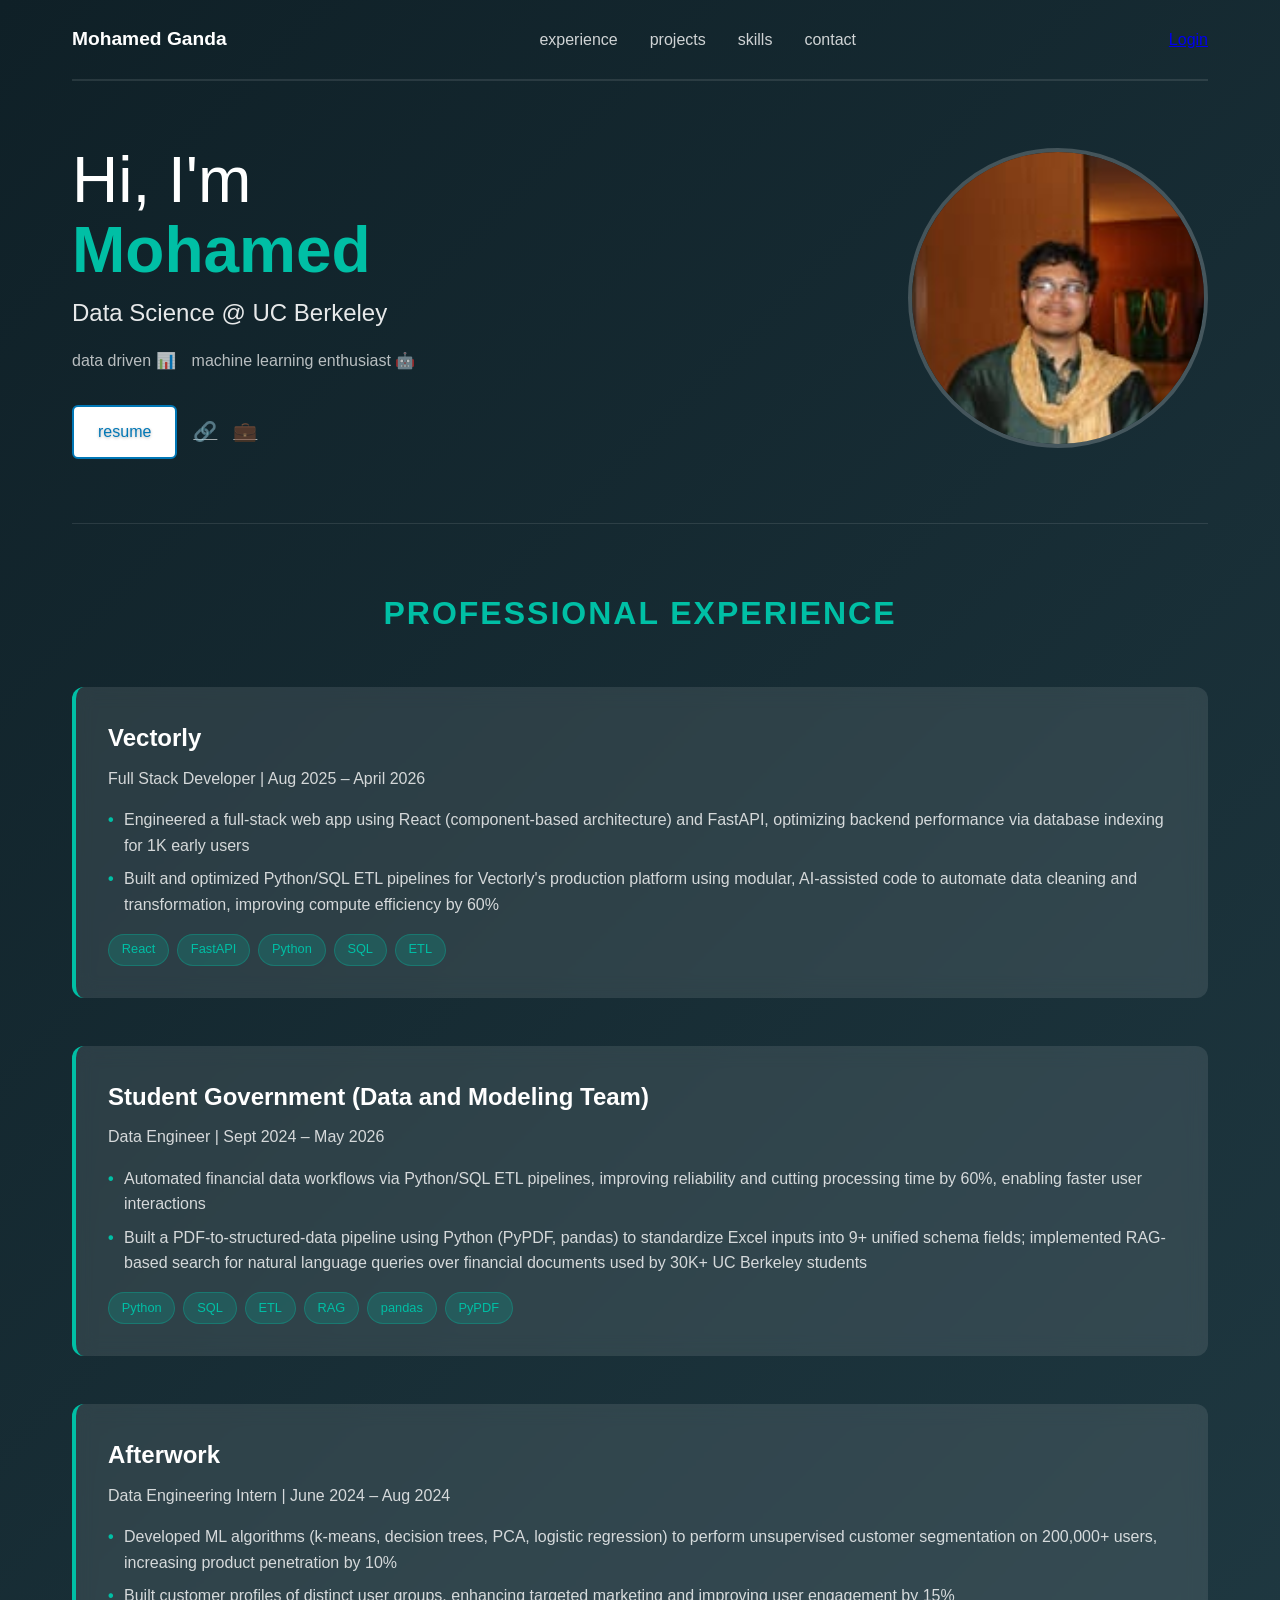
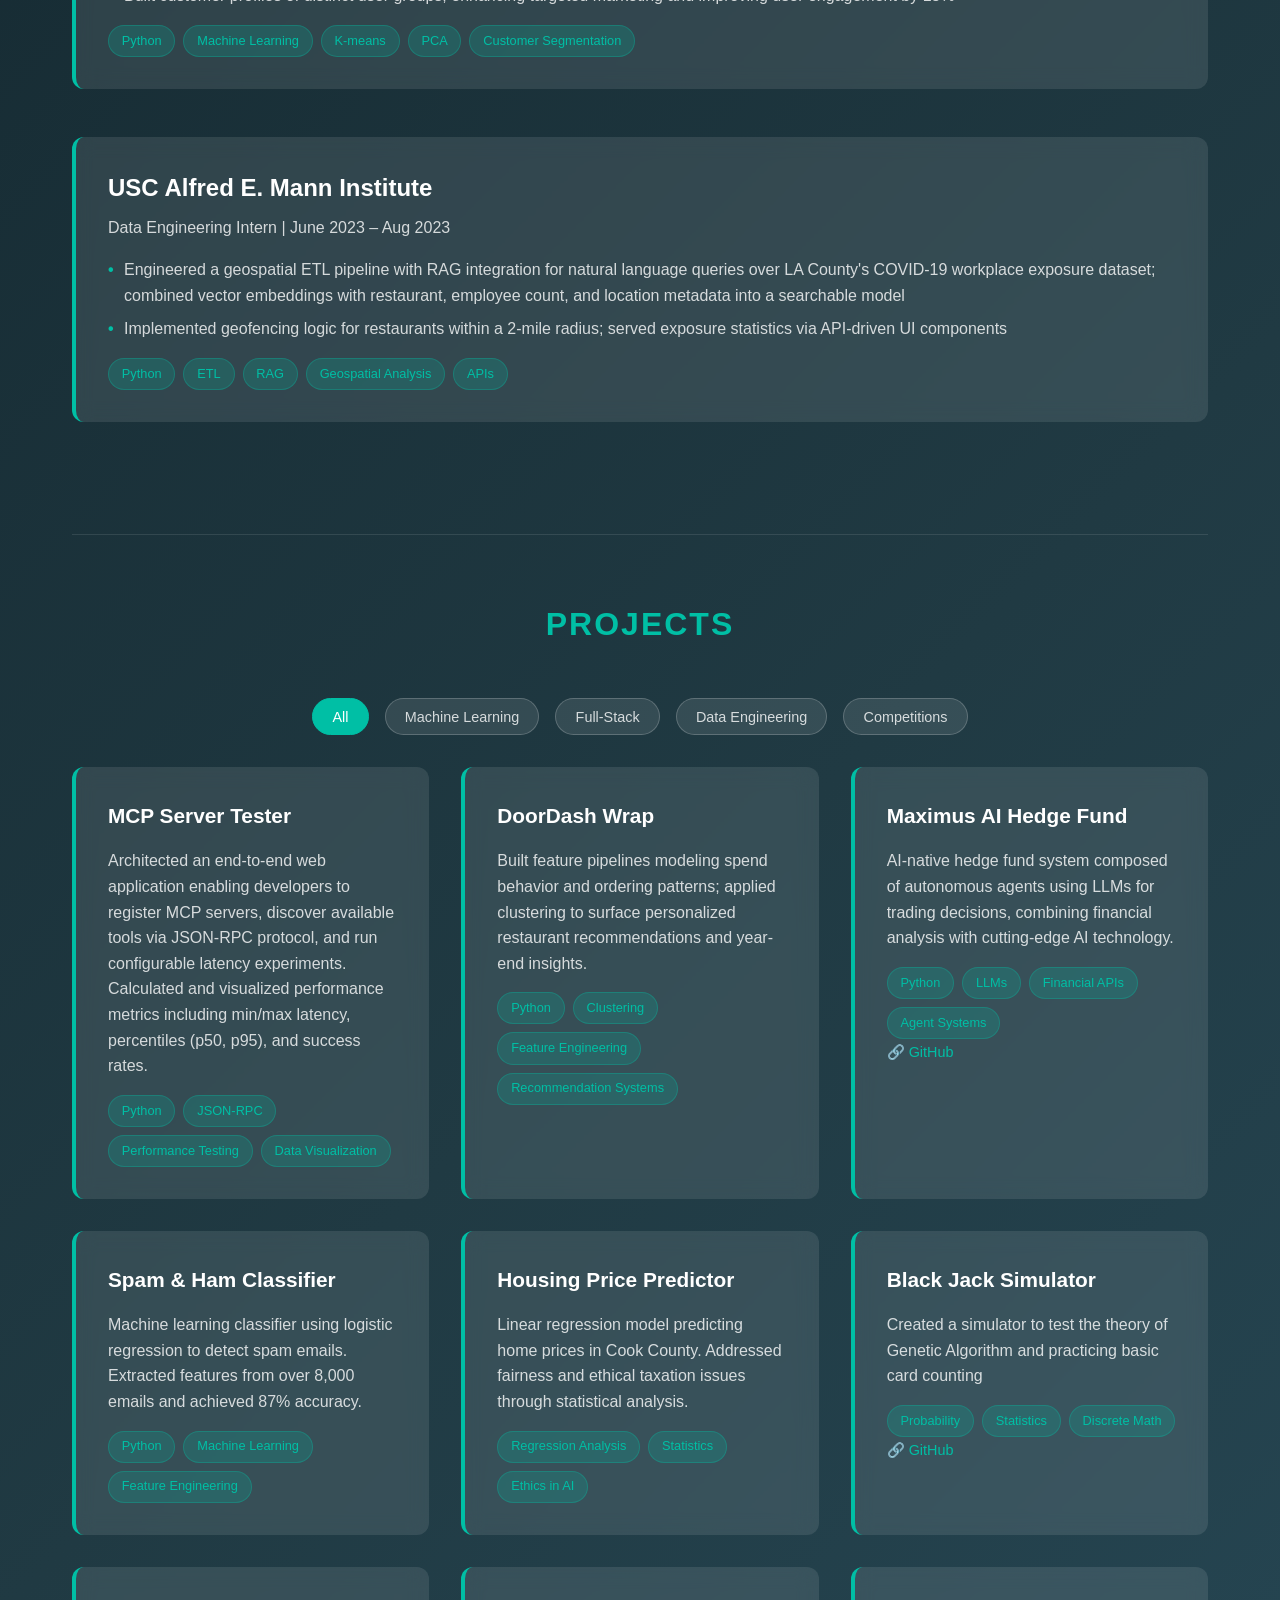
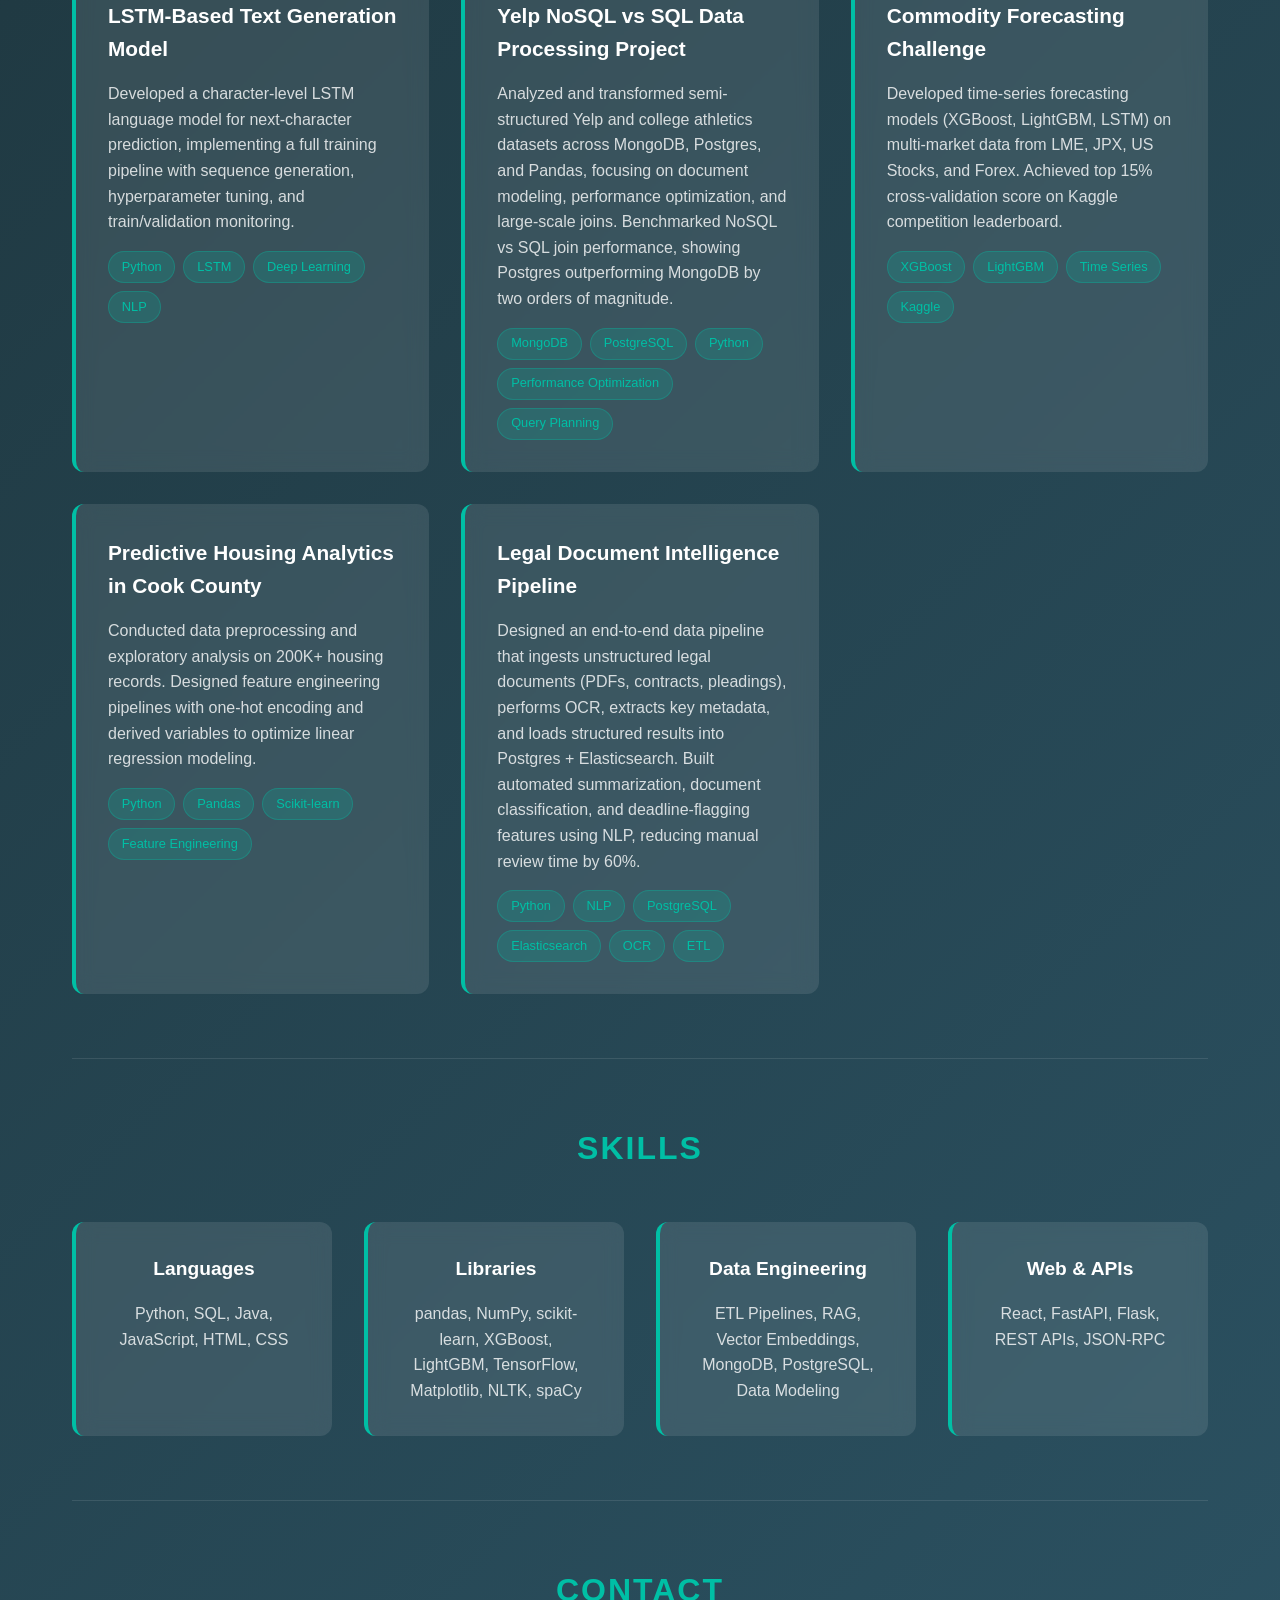
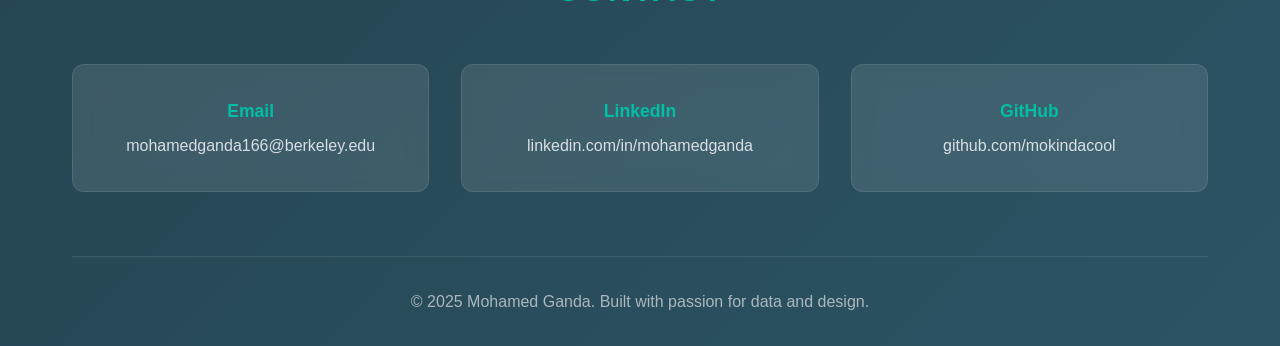
<file: index.html>
<!DOCTYPE html>
<html lang="en">
<head>
  <meta charset="UTF-8" />
  <meta name="viewport" content="width=device-width, initial-scale=1.0" />
  <meta http-equiv="Content-Security-Policy" content="default-src 'self'; script-src 'self' 'unsafe-inline'; style-src 'self' 'unsafe-inline' https://fonts.googleapis.com; font-src https://fonts.gstatic.com; img-src 'self' data:; connect-src 'self'; object-src 'none'; frame-ancestors 'none';">
  <title>Mohamed Ganda | Data Science Portfolio</title>
  <link rel="preconnect" href="https://fonts.googleapis.com">
  <link rel="preconnect" href="https://fonts.gstatic.com" crossorigin>
  <link href="https://fonts.googleapis.com/css2?family=Inter:wght@300;400;500;600;700&display=swap" rel="stylesheet">
  <style>
    * {
      margin: 0;
      padding: 0;
      box-sizing: border-box;
    }

    body {
      font-family: 'Inter', sans-serif;
      background: linear-gradient(135deg, #0f2027, #203a43, #2c5364);
      color: #ffffff;
      line-height: 1.6;
      font-size: 16px;
      min-height: 100vh;
    }

    .container {
      max-width: 1200px;
      margin: 0 auto;
      padding: 0 2rem;
    }

    /* Navigation */
    nav {
      padding: 1.5rem 0;
      display: flex;
      justify-content: space-between;
      align-items: center;
      border-bottom: 1px solid rgba(255, 255, 255, 0.1);
    }

    .logo {
      font-size: 1.2rem;
      font-weight: 600;
      color: #ffffff;
    }

    .nav-links {
      display: flex;
      gap: 2rem;
      list-style: none;
    }

    .nav-links a {
      color: rgba(255, 255, 255, 0.8);
      text-decoration: none;
      font-weight: 400;
      transition: color 0.3s ease;
    }

    .nav-links a:hover {
      color: #00bfa5;
    }

    /* Hero Section */
    .hero {
      display: flex;
      align-items: center;
      justify-content: space-between;
      padding: 4rem 0;
      gap: 4rem;
    }

    .hero-content {
      flex: 1;
    }

    .hero-title {
      font-size: 4rem;
      font-weight: 300;
      margin-bottom: 0.5rem;
      line-height: 1.1;
    }

    .hero-name {
      color: #00bfa5;
      font-weight: 700;
    }

    .hero-subtitle {
      font-size: 1.5rem;
      color: rgba(255, 255, 255, 0.9);
      margin-bottom: 1rem;
      font-weight: 400;
    }

    .hero-description {
      color: rgba(255, 255, 255, 0.7);
      margin-bottom: 2rem;
      display: flex;
      gap: 1rem;
      align-items: center;
    }

    .hero-actions {
      display: flex;
      gap: 1rem;
      align-items: center;
    }

    .btn-primary {
      background-color: #ffffff;
      border: 2px solid #0077b6;
      color: #0077b6;
      padding: 0.75rem 1.5rem;
      border-radius: 6px;
      text-decoration: none;
      font-weight: 500;
      text-shadow: 0px 1px 3px rgba(0,0,0,0.3);
      transition: all 0.3s ease;
    }

    .btn-primary:hover {
      background-color: #0077b6;
      color: #ffffff;
    }

    .social-links {
      display: flex;
      gap: 1rem;
    }

    .social-links a {
      color: rgba(255, 255, 255, 0.6);
      font-size: 1.2rem;
      transition: color 0.3s ease;
    }

    .social-links a:hover {
      color: #00bfa5;
    }

    .hero-image {
      flex: 0 0 300px;
    }

    .profile-img {
      width: 300px;
      height: 300px;
      border-radius: 50%;
      object-fit: cover;
      border: 4px solid rgba(255, 255, 255, 0.2);
    }

    /* Sections */
    section {
      padding: 4rem 0;
      border-top: 1px solid rgba(255, 255, 255, 0.1);
    }

    .section-title {
      font-size: 2rem;
      font-weight: 600;
      color: #00bfa5;
      text-align: center;
      margin-bottom: 3rem;
      text-transform: uppercase;
      letter-spacing: 2px;
    }

    /* Experience Section */
    .experience-item {
      margin-bottom: 3rem;
      backdrop-filter: blur(10px);
      background: rgba(255, 255, 255, 0.1);
      padding: 2rem;
      border-radius: 12px;
      border-left: 4px solid #00bfa5;
    }

    .company-name {
      font-size: 1.5rem;
      font-weight: 600;
      color: #ffffff;
      margin-bottom: 0.5rem;
    }

    .job-title {
      color: rgba(255, 255, 255, 0.8);
      font-weight: 500;
      margin-bottom: 1rem;
    }

    .experience-item ul {
      list-style: none;
      margin-top: 1rem;
    }

    .experience-item li {
      margin-bottom: 0.5rem;
      padding-left: 1rem;
      position: relative;
      color: rgba(255, 255, 255, 0.8);
    }

    .experience-item li:before {
      content: "•";
      color: #00bfa5;
      font-weight: bold;
      position: absolute;
      left: 0;
    }

    .tech-stack {
      display: flex;
      flex-wrap: wrap;
      gap: 0.5rem;
      margin-top: 1rem;
    }

    .tech-tag {
      background: rgba(0, 191, 165, 0.2);
      color: #00bfa5;
      padding: 0.3rem 0.8rem;
      border-radius: 20px;
      font-size: 0.8rem;
      font-weight: 500;
      border: 1px solid rgba(0, 191, 165, 0.3);
    }

    /* Project Filters */
    .project-filters {
      display: flex;
      justify-content: center;
      gap: 1rem;
      flex-wrap: wrap;
      margin-bottom: 2rem;
    }

    .filter-btn {
      background: rgba(255, 255, 255, 0.1);
      color: rgba(255, 255, 255, 0.8);
      border: 1px solid rgba(255, 255, 255, 0.2);
      padding: 0.6rem 1.2rem;
      border-radius: 25px;
      cursor: pointer;
      font-weight: 500;
      transition: all 0.3s ease;
      font-size: 0.9rem;
    }

    .filter-btn:hover {
      background: rgba(0, 191, 165, 0.2);
      border-color: #00bfa5;
      color: #00bfa5;
    }

    .filter-btn.active {
      background: #00bfa5;
      color: #ffffff;
      border-color: #00bfa5;
    }

    /* Projects Grid */
    .projects-grid {
      display: grid;
      grid-template-columns: repeat(auto-fit, minmax(350px, 1fr));
      gap: 2rem;
      margin-top: 2rem;
    }

    .project {
      backdrop-filter: blur(10px);
      background: rgba(255, 255, 255, 0.1);
      padding: 2rem;
      border-radius: 12px;
      border-left: 4px solid #00bfa5;
      transition: transform 0.3s ease, box-shadow 0.3s ease, opacity 0.3s ease;
    }

    .project.hidden {
      display: none;
    }

    .project:hover {
      transform: translateY(-5px);
      box-shadow: 0 10px 30px rgba(0, 0, 0, 0.3);
    }

    .project h3 {
      color: #ffffff;
      margin-bottom: 1rem;
      font-size: 1.3rem;
    }

    .project p {
      color: rgba(255, 255, 255, 0.8);
      margin-bottom: 1rem;
      line-height: 1.6;
    }

    .project-link {
      color: #00bfa5;
      text-decoration: none;
      font-weight: 500;
      font-size: 0.9rem;
    }

    .project-link:hover {
      text-decoration: underline;
    }

    /* Skills Grid */
    .skills-grid {
      display: grid;
      grid-template-columns: repeat(auto-fit, minmax(250px, 1fr));
      gap: 2rem;
      margin-top: 2rem;
    }

    .skill-category {
      backdrop-filter: blur(10px);
      background: rgba(255, 255, 255, 0.1);
      padding: 2rem;
      border-radius: 12px;
      border-left: 4px solid #00bfa5;
      text-align: center;
    }

    .skill-category h4 {
      font-weight: 600;
      color: #ffffff;
      margin-bottom: 1rem;
      font-size: 1.2rem;
    }

    .skill-category p {
      color: rgba(255, 255, 255, 0.8);
      line-height: 1.6;
    }

    /* Contact Section */
    .contact-grid {
      display: grid;
      grid-template-columns: repeat(auto-fit, minmax(200px, 1fr));
      gap: 2rem;
      margin-top: 2rem;
    }

    .contact-item {
      backdrop-filter: blur(10px);
      background: rgba(255, 255, 255, 0.1);
      padding: 2rem;
      border-radius: 12px;
      text-align: center;
      border: 1px solid rgba(255, 255, 255, 0.1);
    }

    .contact-item strong {
      color: #00bfa5;
      font-size: 1.1rem;
      display: block;
      margin-bottom: 0.5rem;
    }

    .contact-item a {
      color: rgba(255, 255, 255, 0.8);
      text-decoration: none;
    }

    .contact-item a:hover {
      color: #00bfa5;
    }

    /* Footer */
    footer {
      text-align: center;
      padding: 2rem 0;
      border-top: 1px solid rgba(255, 255, 255, 0.1);
      color: rgba(255, 255, 255, 0.6);
    }

    /* Responsive Design */
    @media (max-width: 768px) {
      .container {
        padding: 0 1rem;
      }

      .nav-links {
        gap: 1rem;
      }

      .hero {
        flex-direction: column-reverse;
        text-align: center;
        gap: 2rem;
      }

      .hero-title {
        font-size: 2.5rem;
      }

      .hero-image {
        flex: none;
      }

      .profile-img {
        width: 200px;
        height: 200px;
      }

      .projects-grid,
      .skills-grid {
        grid-template-columns: 1fr;
      }

      .section-title {
        font-size: 1.5rem;
      }
    }
  </style>
</head>
<body>
  <div class="container">
    <!-- Navigation -->
    <nav>
      <div class="logo">Mohamed Ganda</div>
      <ul class="nav-links">
        <li><a href="#experience">experience</a></li>
        <li><a href="#projects">projects</a></li>
        <li><a href="#skills">skills</a></li>
        <li><a href="#contact">contact</a></li>
      </ul>
      <a href="#" class="login-btn" id="login-btn">Login</a>
    </nav>

    <!-- Login Modal -->
    <div id="login-modal" class="login-modal-overlay" style="display:none;">
      <div class="login-modal-card">
        <h2 class="login-modal-title">Dashboard Login</h2>
        <input type="password" id="login-password" class="login-input" placeholder="Enter password" />
        <p id="login-error" class="login-error" style="display:none;">Incorrect password. Try again.</p>
        <button id="login-submit" class="login-submit-btn">Enter</button>
        <button id="login-cancel" class="login-cancel-btn">Cancel</button>
      </div>
    </div>

    <!-- Hero Section -->
    <section class="hero">
      <div class="hero-content">
        <h1 class="hero-title">
          Hi, I'm<br>
          <span class="hero-name">Mohamed</span>
        </h1>
        <div class="hero-subtitle">Data Science @ UC Berkeley</div>
        <div class="hero-description">
          <span>data driven 📊</span>
          <span>machine learning enthusiast 🤖</span>
        </div>
        <div class="hero-actions">
          <a href="resume.pdf" class="btn-primary" target="_blank">resume</a>
          <div class="social-links">
            <a href="https://github.com/mokindacool" target="_blank">🔗</a>
            <a href="https://linkedin.com/in/mohamedganda" target="_blank">💼</a>
          </div>
        </div>
      </div>
      <div class="hero-image">
        <img src="headshot.jpg" alt="Mohamed Ganda" class="profile-img">
      </div>
    </section>

    <!-- Experience Section -->
    <section id="experience">
      <h2 class="section-title">Professional Experience</h2>

      <div class="experience-item">
        <div class="company-name">Vectorly</div>
        <div class="job-title">Full Stack Developer | Aug 2025 – April 2026</div>
        <ul>
          <li>Engineered a full-stack web app using React (component-based architecture) and FastAPI, optimizing backend performance via database indexing for 1K early users</li>
          <li>Built and optimized Python/SQL ETL pipelines for Vectorly's production platform using modular, AI-assisted code to automate data cleaning and transformation, improving compute efficiency by 60%</li>
        </ul>
        <div class="tech-stack">
          <span class="tech-tag">React</span>
          <span class="tech-tag">FastAPI</span>
          <span class="tech-tag">Python</span>
          <span class="tech-tag">SQL</span>
          <span class="tech-tag">ETL</span>
        </div>
      </div>

      <div class="experience-item">
        <div class="company-name">Student Government (Data and Modeling Team)</div>
        <div class="job-title">Data Engineer | Sept 2024 – May 2026</div>
        <ul>
          <li>Automated financial data workflows via Python/SQL ETL pipelines, improving reliability and cutting processing time by 60%, enabling faster user interactions</li>
          <li>Built a PDF-to-structured-data pipeline using Python (PyPDF, pandas) to standardize Excel inputs into 9+ unified schema fields; implemented RAG-based search for natural language queries over financial documents used by 30K+ UC Berkeley students</li>
        </ul>
        <div class="tech-stack">
          <span class="tech-tag">Python</span>
          <span class="tech-tag">SQL</span>
          <span class="tech-tag">ETL</span>
          <span class="tech-tag">RAG</span>
          <span class="tech-tag">pandas</span>
          <span class="tech-tag">PyPDF</span>
        </div>
      </div>

      <div class="experience-item">
        <div class="company-name">Afterwork</div>
        <div class="job-title">Data Engineering Intern | June 2024 – Aug 2024</div>
        <ul>
          <li>Developed ML algorithms (k-means, decision trees, PCA, logistic regression) to perform unsupervised customer segmentation on 200,000+ users, increasing product penetration by 10%</li>
          <li>Built customer profiles of distinct user groups, enhancing targeted marketing and improving user engagement by 15%</li>
        </ul>
        <div class="tech-stack">
          <span class="tech-tag">Python</span>
          <span class="tech-tag">Machine Learning</span>
          <span class="tech-tag">K-means</span>
          <span class="tech-tag">PCA</span>
          <span class="tech-tag">Customer Segmentation</span>
        </div>
      </div>

      <div class="experience-item">
        <div class="company-name">USC Alfred E. Mann Institute</div>
        <div class="job-title">Data Engineering Intern | June 2023 – Aug 2023</div>
        <ul>
          <li>Engineered a geospatial ETL pipeline with RAG integration for natural language queries over LA County's COVID-19 workplace exposure dataset; combined vector embeddings with restaurant, employee count, and location metadata into a searchable model</li>
          <li>Implemented geofencing logic for restaurants within a 2-mile radius; served exposure statistics via API-driven UI components</li>
        </ul>
        <div class="tech-stack">
          <span class="tech-tag">Python</span>
          <span class="tech-tag">ETL</span>
          <span class="tech-tag">RAG</span>
          <span class="tech-tag">Geospatial Analysis</span>
          <span class="tech-tag">APIs</span>
        </div>
      </div>
    </section>

    <!-- Projects Section -->
    <section id="projects">
      <h2 class="section-title">Projects</h2>

      <!-- Filter Buttons -->
      <div class="project-filters">
        <button class="filter-btn active" data-filter="all">All</button>
        <button class="filter-btn" data-filter="machine-learning">Machine Learning</button>
        <button class="filter-btn" data-filter="full-stack">Full-Stack</button>
        <button class="filter-btn" data-filter="data-engineering">Data Engineering</button>
        <button class="filter-btn" data-filter="competitions">Competitions</button>
      </div>

      <div class="projects-grid">
        <div class="project" data-category="data-engineering">
          <h3>MCP Server Tester</h3>
          <p>Architected an end-to-end web application enabling developers to register MCP servers, discover available tools via JSON-RPC protocol, and run configurable latency experiments. Calculated and visualized performance metrics including min/max latency, percentiles (p50, p95), and success rates.</p>
          <div class="tech-stack">
            <span class="tech-tag">Python</span>
            <span class="tech-tag">JSON-RPC</span>
            <span class="tech-tag">Performance Testing</span>
            <span class="tech-tag">Data Visualization</span>
          </div>
        </div>

        <div class="project" data-category="data-engineering machine-learning">
          <h3>DoorDash Wrap</h3>
          <p>Built feature pipelines modeling spend behavior and ordering patterns; applied clustering to surface personalized restaurant recommendations and year-end insights.</p>
          <div class="tech-stack">
            <span class="tech-tag">Python</span>
            <span class="tech-tag">Clustering</span>
            <span class="tech-tag">Feature Engineering</span>
            <span class="tech-tag">Recommendation Systems</span>
          </div>
        </div>

        <div class="project" data-category="machine-learning">
          <h3>Maximus AI Hedge Fund</h3>
          <p>AI-native hedge fund system composed of autonomous agents using LLMs for trading decisions, combining financial analysis with cutting-edge AI technology.</p>
          <div class="tech-stack">
            <span class="tech-tag">Python</span>
            <span class="tech-tag">LLMs</span>
            <span class="tech-tag">Financial APIs</span>
            <span class="tech-tag">Agent Systems</span>
          </div>
          <a href="https://github.com/mokindacool/maximus" class="project-link">🔗 GitHub</a>
        </div>

        <div class="project" data-category="machine-learning">
          <h3>Spam & Ham Classifier</h3>
          <p>Machine learning classifier using logistic regression to detect spam emails. Extracted features from over 8,000 emails and achieved 87% accuracy.</p>
          <div class="tech-stack">
            <span class="tech-tag">Python</span>
            <span class="tech-tag">Machine Learning</span>
            <span class="tech-tag">Feature Engineering</span>
          </div>
        </div>

        <div class="project" data-category="machine-learning">
          <h3>Housing Price Predictor</h3>
          <p>Linear regression model predicting home prices in Cook County. Addressed fairness and ethical taxation issues through statistical analysis.</p>
          <div class="tech-stack">
            <span class="tech-tag">Regression Analysis</span>
            <span class="tech-tag">Statistics</span>
            <span class="tech-tag">Ethics in AI</span>
          </div>
        </div>

        <div class="project" data-category="machine-learning">
          <h3>Black Jack Simulator</h3>
          <p>Created a simulator to test the theory of Genetic Algorithm and practicing basic card counting</p>
          <div class="tech-stack">
            <span class="tech-tag">Probability</span>
            <span class="tech-tag">Statistics</span>
            <span class="tech-tag">Discrete Math</span>
          </div>
          <a href="https://mokindacool.github.io/blackjack/" class="project-link">🔗 GitHub</a>
        </div>

        <div class="project" data-category="machine-learning">
          <h3>LSTM-Based Text Generation Model</h3>
          <p>Developed a character-level LSTM language model for next-character prediction, implementing a full training pipeline with sequence generation, hyperparameter tuning, and train/validation monitoring.</p>
          <div class="tech-stack">
            <span class="tech-tag">Python</span>
            <span class="tech-tag">LSTM</span>
            <span class="tech-tag">Deep Learning</span>
            <span class="tech-tag">NLP</span>
          </div>
        </div>

        <div class="project" data-category="data-engineering">
          <h3>Yelp NoSQL vs SQL Data Processing Project</h3>
          <p>Analyzed and transformed semi-structured Yelp and college athletics datasets across MongoDB, Postgres, and Pandas, focusing on document modeling, performance optimization, and large-scale joins. Benchmarked NoSQL vs SQL join performance, showing Postgres outperforming MongoDB by two orders of magnitude.</p>
          <div class="tech-stack">
            <span class="tech-tag">MongoDB</span>
            <span class="tech-tag">PostgreSQL</span>
            <span class="tech-tag">Python</span>
            <span class="tech-tag">Performance Optimization</span>
            <span class="tech-tag">Query Planning</span>
          </div>
        </div>

        <div class="project" data-category="machine-learning competitions">
          <h3>Commodity Forecasting Challenge</h3>
          <p>Developed time-series forecasting models (XGBoost, LightGBM, LSTM) on multi-market data from LME, JPX, US Stocks, and Forex. Achieved top 15% cross-validation score on Kaggle competition leaderboard.</p>
          <div class="tech-stack">
            <span class="tech-tag">XGBoost</span>
            <span class="tech-tag">LightGBM</span>
            <span class="tech-tag">Time Series</span>
            <span class="tech-tag">Kaggle</span>
          </div>
        </div>

        <div class="project" data-category="machine-learning data-engineering">
          <h3>Predictive Housing Analytics in Cook County</h3>
          <p>Conducted data preprocessing and exploratory analysis on 200K+ housing records. Designed feature engineering pipelines with one-hot encoding and derived variables to optimize linear regression modeling.</p>
          <div class="tech-stack">
            <span class="tech-tag">Python</span>
            <span class="tech-tag">Pandas</span>
            <span class="tech-tag">Scikit-learn</span>
            <span class="tech-tag">Feature Engineering</span>
          </div>
        </div>

        <div class="project" data-category="data-engineering machine-learning">
          <h3>Legal Document Intelligence Pipeline</h3>
          <p>Designed an end-to-end data pipeline that ingests unstructured legal documents (PDFs, contracts, pleadings), performs OCR, extracts key metadata, and loads structured results into Postgres + Elasticsearch. Built automated summarization, document classification, and deadline-flagging features using NLP, reducing manual review time by 60%.</p>
          <div class="tech-stack">
            <span class="tech-tag">Python</span>
            <span class="tech-tag">NLP</span>
            <span class="tech-tag">PostgreSQL</span>
            <span class="tech-tag">Elasticsearch</span>
            <span class="tech-tag">OCR</span>
            <span class="tech-tag">ETL</span>
          </div>
        </div>

      </div>
    </section>

    <!-- Skills Section -->
    <section id="skills">
      <h2 class="section-title">Skills</h2>
      <div class="skills-grid">
        <div class="skill-category">
          <h4>Languages</h4>
          <p>Python, SQL, Java, JavaScript, HTML, CSS</p>
        </div>
        <div class="skill-category">
          <h4>Libraries</h4>
          <p>pandas, NumPy, scikit-learn, XGBoost, LightGBM, TensorFlow, Matplotlib, NLTK, spaCy</p>
        </div>
        <div class="skill-category">
          <h4>Data Engineering</h4>
          <p>ETL Pipelines, RAG, Vector Embeddings, MongoDB, PostgreSQL, Data Modeling</p>
        </div>
        <div class="skill-category">
          <h4>Web & APIs</h4>
          <p>React, FastAPI, Flask, REST APIs, JSON-RPC</p>
        </div>
      </div>
    </section>

    <!-- Contact Section -->
    <section id="contact">
      <h2 class="section-title">Contact</h2>
      <div class="contact-grid">
        <div class="contact-item">
          <strong>Email</strong>
          <a href="mailto:mohamedganda166@berkeley.edu">mohamedganda166@berkeley.edu</a>
        </div>
        <div class="contact-item">
          <strong>LinkedIn</strong>
          <a href="https://linkedin.com/in/mohamedganda" target="_blank">linkedin.com/in/mohamedganda</a>
        </div>
        <div class="contact-item">
          <strong>GitHub</strong>
          <a href="https://github.com/mokindacool" target="_blank">github.com/mokindacool</a>
        </div>
      </div>
    </section>

    <footer>
      <p>&copy; 2025 Mohamed Ganda. Built with passion for data and design.</p>
    </footer>
  </div>

  <script>
    // Login functionality
    // Password stored as SHA-256 hash — never store plaintext credentials in source.
    // To update: run `echo -n 'yourpassword' | sha256sum` and replace the hash below.
    const PASSWORD_HASH = '17ad014ad47ce115c5cd7c786a712f7596c4f2a6e225e5974b8aad11d8a01b52';

    async function sha256(str) {
      const buf = await crypto.subtle.digest('SHA-256', new TextEncoder().encode(str));
      return Array.from(new Uint8Array(buf)).map(b => b.toString(16).padStart(2, '0')).join('');
    }

    const loginBtn = document.getElementById('login-btn');
    const loginModal = document.getElementById('login-modal');
    const loginSubmit = document.getElementById('login-submit');
    const loginCancel = document.getElementById('login-cancel');
    const loginPassword = document.getElementById('login-password');
    const loginError = document.getElementById('login-error');

    loginBtn.addEventListener('click', (e) => {
      e.preventDefault();
      loginModal.style.display = 'flex';
      loginPassword.focus();
    });

    loginCancel.addEventListener('click', () => {
      loginModal.style.display = 'none';
      loginPassword.value = '';
      loginError.style.display = 'none';
    });

    loginModal.addEventListener('click', (e) => {
      if (e.target === loginModal) {
        loginModal.style.display = 'none';
        loginPassword.value = '';
        loginError.style.display = 'none';
      }
    });

    loginSubmit.addEventListener('click', async () => {
      const hash = await sha256(loginPassword.value);
      if (hash === PASSWORD_HASH) {
        sessionStorage.setItem('authed', 'true');
        window.location.href = 'dashboard.html';
      } else {
        loginError.style.display = 'block';
        loginPassword.value = '';
        loginPassword.focus();
      }
    });

    loginPassword.addEventListener('keydown', (e) => {
      if (e.key === 'Enter') loginSubmit.click();
    });

    // Project filtering functionality
    const filterButtons = document.querySelectorAll('.filter-btn');
    const projects = document.querySelectorAll('.project');

    filterButtons.forEach(button => {
      button.addEventListener('click', () => {
        // Remove active class from all buttons
        filterButtons.forEach(btn => btn.classList.remove('active'));
        // Add active class to clicked button
        button.classList.add('active');

        const filterValue = button.getAttribute('data-filter');

        projects.forEach(project => {
          if (filterValue === 'all') {
            project.classList.remove('hidden');
          } else {
            const categories = project.getAttribute('data-category');
            if (categories && categories.includes(filterValue)) {
              project.classList.remove('hidden');
            } else {
              project.classList.add('hidden');
            }
          }
        });
      });
    });
  </script>
</body>
</html>
</file>
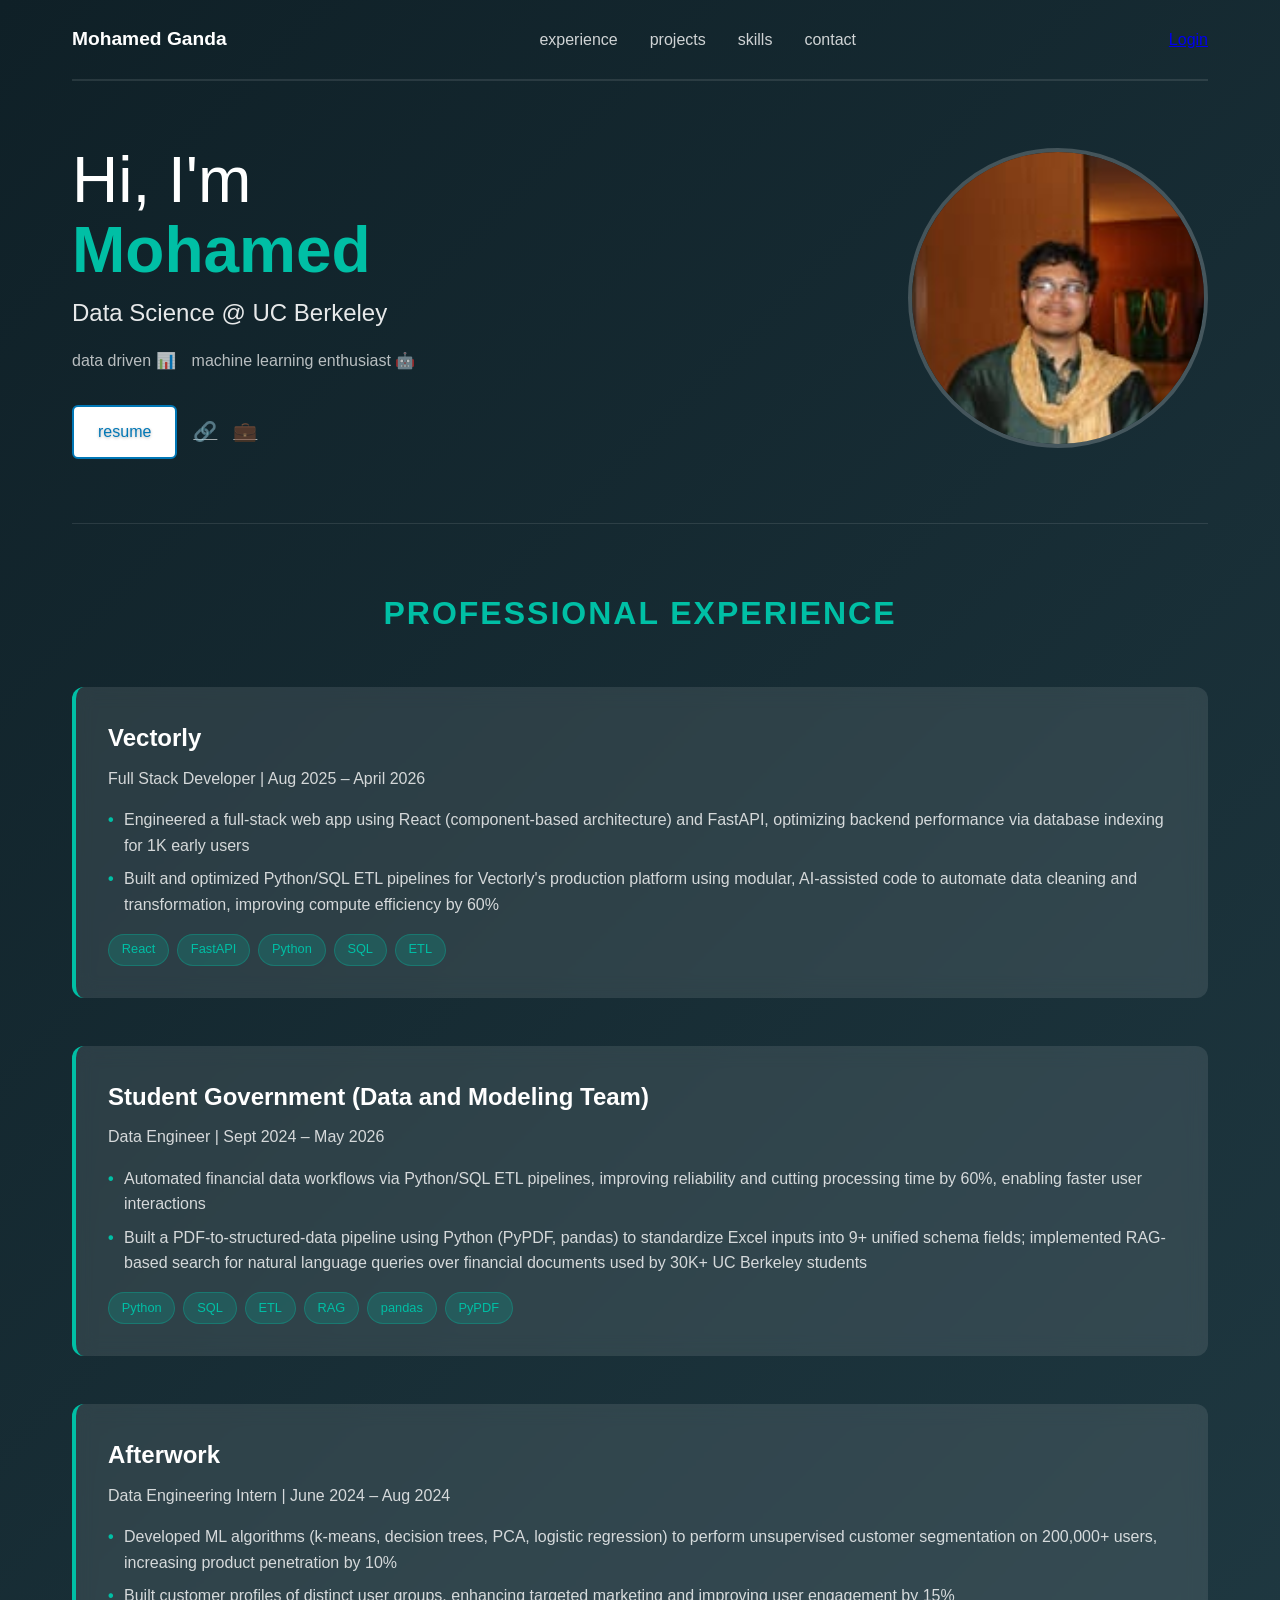
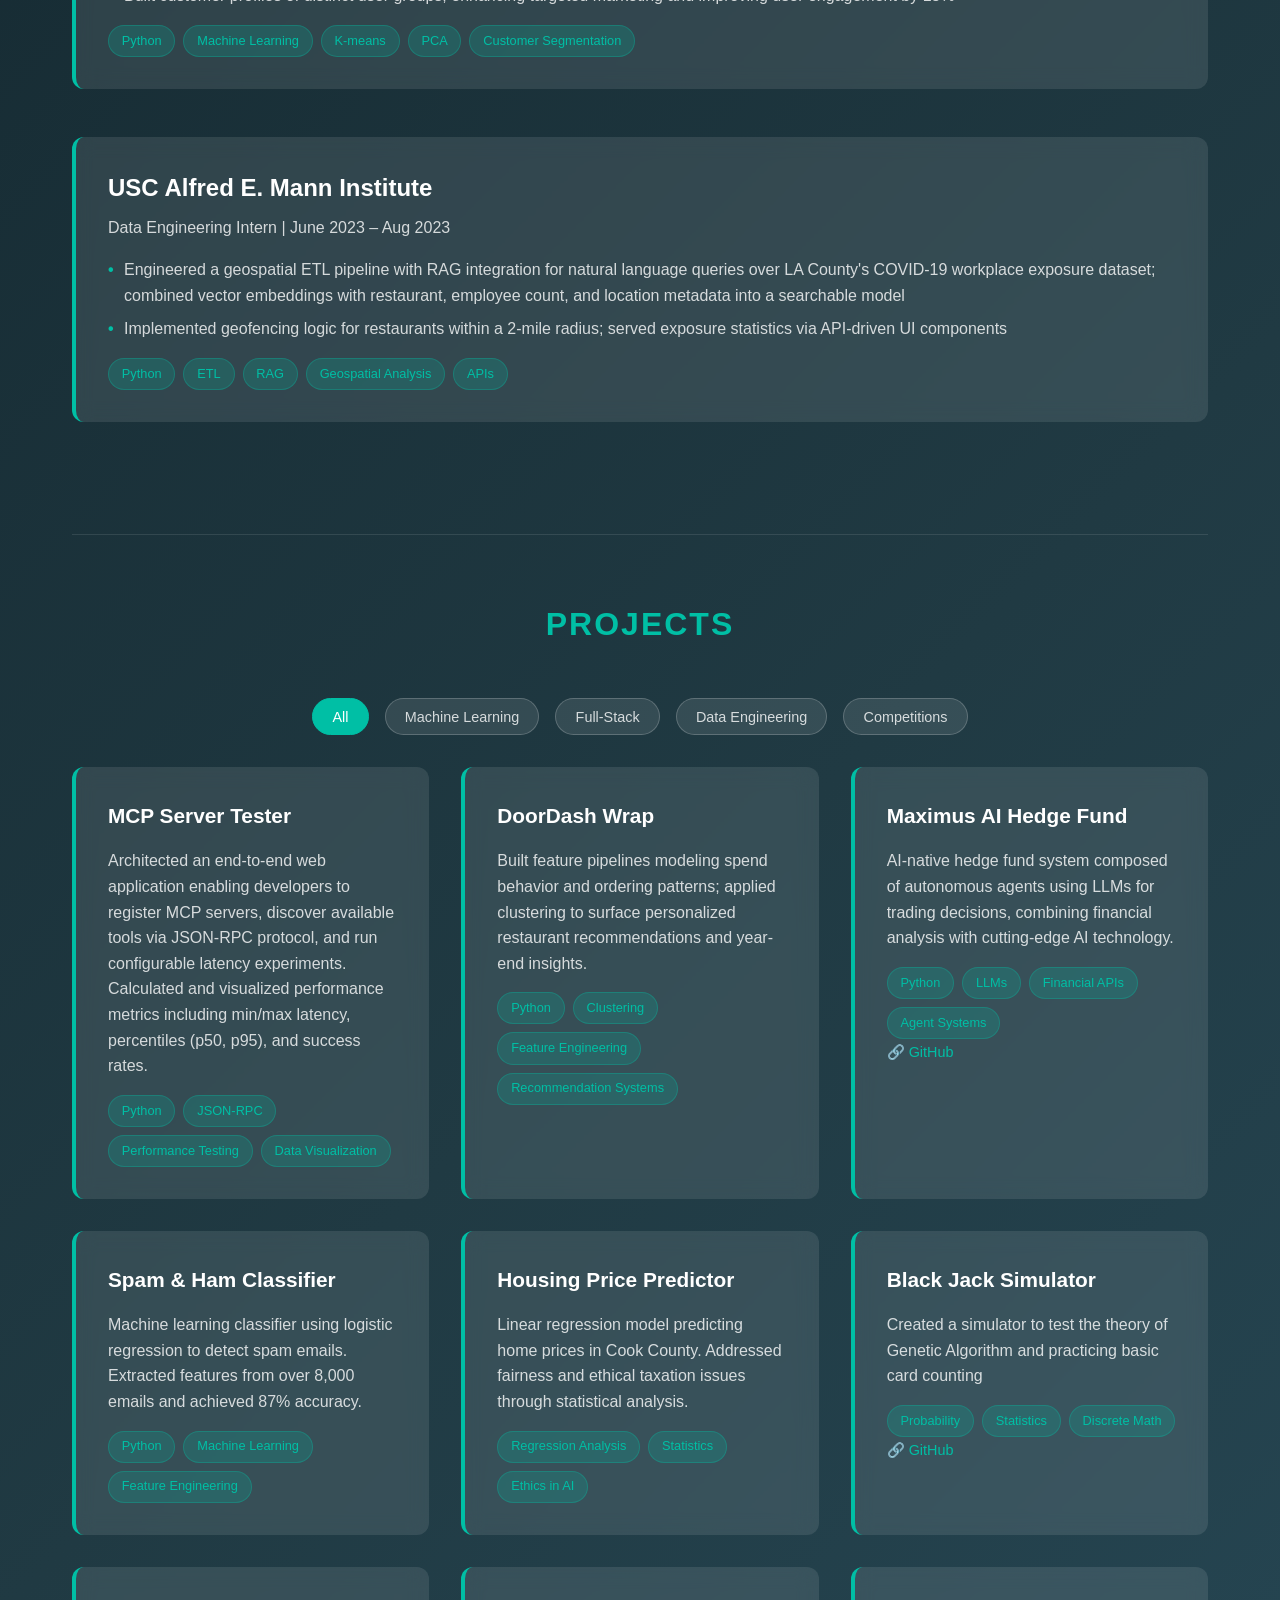
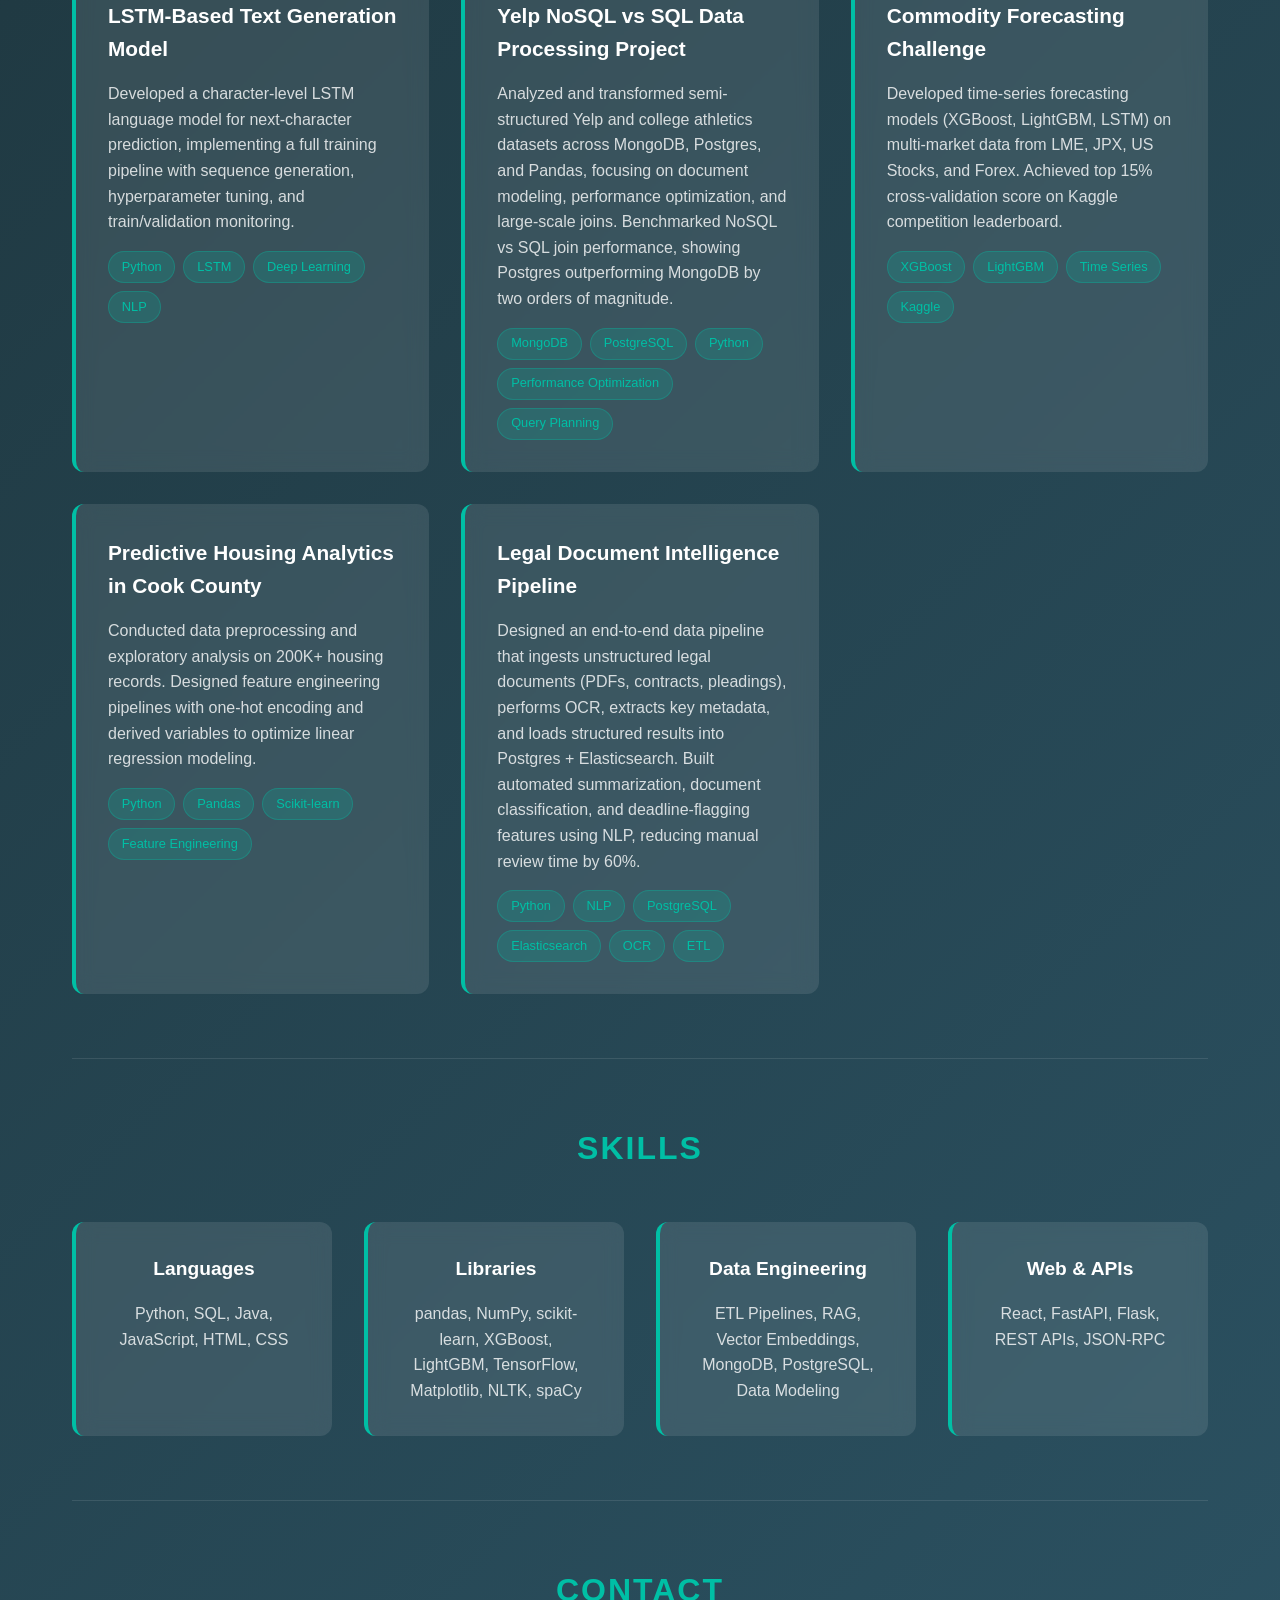
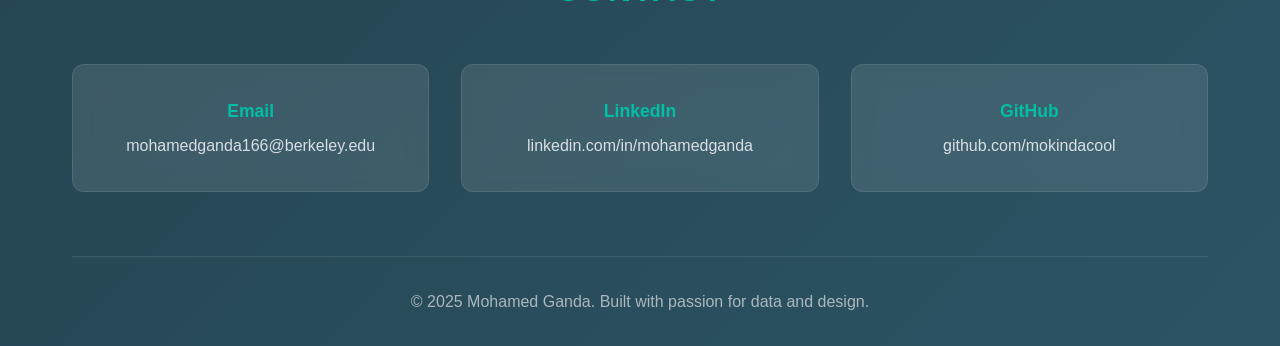
<file: dashboard.html>
<!DOCTYPE html>
<html lang="en">
<head>
  <meta charset="UTF-8" />
  <meta name="viewport" content="width=device-width, initial-scale=1.0" />
  <meta http-equiv="Content-Security-Policy" content="default-src 'self'; script-src 'self' 'unsafe-inline'; style-src 'self' 'unsafe-inline' https://fonts.googleapis.com; font-src https://fonts.gstatic.com; img-src 'self' data:; connect-src 'self' https://xqhxbdpbtxojgtefwipw.supabase.co; object-src 'none'; frame-ancestors 'none';">
  <title>Dashboard — Mohamed Ganda</title>
  <link href="https://fonts.googleapis.com/css2?family=Inter:wght@300;400;500;600;700&display=swap" rel="stylesheet" />
  <style>
    * { margin: 0; padding: 0; box-sizing: border-box; }

    body {
      font-family: 'Inter', sans-serif;
      background: linear-gradient(135deg, #0f2027, #203a43, #2c5364);
      color: #ffffff;
      min-height: 100vh;
      line-height: 1.6;
    }

    .container {
      max-width: 1150px;
      margin: 0 auto;
      padding: 0 2rem 4rem;
    }

    nav {
      padding: 1.5rem 0;
      display: flex;
      justify-content: space-between;
      align-items: center;
      border-bottom: 1px solid rgba(255,255,255,0.1);
      margin-bottom: 2.5rem;
    }

    .logo { font-size: 1.2rem; font-weight: 600; }
    .logo span { color: #00bfa5; }

    .logout-btn {
      color: rgba(255,255,255,0.6);
      border: 1px solid rgba(255,255,255,0.2);
      padding: 0.4rem 1.1rem;
      border-radius: 999px;
      background: none;
      font-family: 'Inter', sans-serif;
      font-size: 0.9rem;
      cursor: pointer;
      transition: border-color 0.2s, color 0.2s;
    }
    .logout-btn:hover { border-color: #ff6b6b; color: #ff6b6b; }

    .section-title {
      font-size: 0.72rem;
      letter-spacing: 0.15em;
      text-transform: uppercase;
      color: #00bfa5;
      font-weight: 600;
      margin-bottom: 1rem;
    }

    .card {
      background: rgba(255,255,255,0.06);
      backdrop-filter: blur(16px);
      border: 1px solid rgba(255,255,255,0.12);
      border-radius: 14px;
      padding: 1.5rem;
    }

    /* Summary */
    .summary-row {
      display: grid;
      grid-template-columns: repeat(4, 1fr);
      gap: 1rem;
      margin-bottom: 2rem;
    }

    .summary-card {
      background: rgba(255,255,255,0.06);
      border: 1px solid rgba(255,255,255,0.12);
      border-radius: 14px;
      padding: 1.25rem 1.5rem;
    }

    .summary-card .label {
      font-size: 0.75rem;
      color: rgba(255,255,255,0.5);
      text-transform: uppercase;
      letter-spacing: 0.1em;
      margin-bottom: 0.4rem;
    }

    .summary-card .value {
      font-size: 2rem;
      font-weight: 700;
    }

    .value.income   { color: #00bfa5; }
    .value.expenses { color: #ff6b6b; }
    .value.invested { color: #a29bfe; }
    .value.savings  { color: #74b9ff; }

    /* Main grid */
    .dashboard-grid {
      display: grid;
      grid-template-columns: 1fr 1fr;
      gap: 1.5rem;
      margin-bottom: 1.5rem;
    }

    /* Inputs */
    input[type="text"],
    input[type="number"],
    input[type="date"],
    select {
      background: rgba(255,255,255,0.08);
      border: 1px solid rgba(255,255,255,0.18);
      border-radius: 8px;
      padding: 0.55rem 0.85rem;
      color: #ffffff;
      font-family: 'Inter', sans-serif;
      font-size: 0.9rem;
      outline: none;
      transition: border-color 0.2s;
      width: 100%;
    }

    input[type="text"]:focus,
    input[type="number"]:focus,
    input[type="date"]:focus,
    select:focus { border-color: #00bfa5; }

    select option { background: #1e3a4a; color: #fff; }

    input[type="date"] { color-scheme: dark; }

    .input-row {
      display: flex;
      gap: 0.5rem;
      margin-bottom: 0.75rem;
      align-items: center;
    }

    .input-row input[type="number"] { width: 110px; flex-shrink: 0; }
    .input-row input[type="date"]   { width: 145px; flex-shrink: 0; }
    .input-row select               { width: 140px; flex-shrink: 0; }

    .btn-add {
      background: #00bfa5;
      color: #0f2027;
      border: none;
      border-radius: 8px;
      padding: 0.55rem 1rem;
      font-weight: 600;
      font-family: 'Inter', sans-serif;
      font-size: 0.9rem;
      cursor: pointer;
      transition: background 0.2s;
      white-space: nowrap;
      flex-shrink: 0;
    }
    .btn-add:hover { background: #00a896; }

    .btn-set {
      background: rgba(255,255,255,0.1);
      color: #ffffff;
      border: 1px solid rgba(255,255,255,0.2);
      border-radius: 8px;
      padding: 0.55rem 0.9rem;
      font-family: 'Inter', sans-serif;
      font-size: 0.9rem;
      cursor: pointer;
      transition: background 0.2s;
      white-space: nowrap;
      flex-shrink: 0;
    }
    .btn-set:hover { background: rgba(255,255,255,0.18); }

    .btn-remove {
      background: none;
      border: none;
      color: rgba(255,255,255,0.3);
      cursor: pointer;
      font-size: 1.1rem;
      line-height: 1;
      padding: 0.1rem 0.3rem;
      border-radius: 4px;
      transition: color 0.2s;
      flex-shrink: 0;
    }
    .btn-remove:hover { color: #ff6b6b; }

    .btn-sm {
      background: rgba(255,255,255,0.1);
      color: rgba(255,255,255,0.7);
      border: 1px solid rgba(255,255,255,0.15);
      border-radius: 6px;
      padding: 0.25rem 0.6rem;
      font-family: 'Inter', sans-serif;
      font-size: 0.78rem;
      cursor: pointer;
      transition: background 0.2s;
      white-space: nowrap;
    }
    .btn-sm:hover { background: rgba(255,255,255,0.2); }

    .empty-state {
      color: rgba(255,255,255,0.3);
      font-size: 0.88rem;
      text-align: center;
      padding: 0.75rem 0;
    }

    /* Progress bars */
    .prog-row {
      display: flex;
      justify-content: space-between;
      font-size: 0.82rem;
      color: rgba(255,255,255,0.55);
      margin-bottom: 0.35rem;
    }

    .prog-bg {
      background: rgba(255,255,255,0.1);
      border-radius: 999px;
      height: 8px;
      overflow: hidden;
      margin-bottom: 1rem;
    }

    .prog-fill {
      background: linear-gradient(90deg, #00bfa5, #74b9ff);
      height: 100%;
      border-radius: 999px;
      transition: width 0.4s ease;
    }

    .prog-fill.warn { background: linear-gradient(90deg, #f39c12, #ff6b6b); }

    /* Paycheck list */
    .list-item {
      display: flex;
      align-items: center;
      gap: 0.5rem;
      padding: 0.5rem 0;
      border-bottom: 1px solid rgba(255,255,255,0.07);
    }
    .list-item:last-child { border-bottom: none; }

    .list-item .item-label { flex: 1; font-size: 0.92rem; }
    .list-item .item-date  { font-size: 0.78rem; color: rgba(255,255,255,0.4); }
    .list-item .item-amount-green { font-weight: 600; color: #00bfa5; font-size: 0.92rem; }
    .list-item .item-amount-red   { font-weight: 600; color: #ff6b6b; font-size: 0.92rem; }

    /* Category badge */
    .cat-badge {
      font-size: 0.7rem;
      padding: 0.1rem 0.5rem;
      border-radius: 999px;
      font-weight: 500;
      flex-shrink: 0;
    }
    .cat-rent          { background: rgba(116,185,255,0.2); color: #74b9ff; }
    .cat-utilities     { background: rgba(253,203,110,0.2); color: #fdcb6e; }
    .cat-food          { background: rgba(0,191,165,0.2);   color: #00bfa5; }
    .cat-fun           { background: rgba(162,155,254,0.2); color: #a29bfe; }
    .cat-subscriptions { background: rgba(255,107,107,0.2); color: #ff6b6b; }
    .cat-other         { background: rgba(255,255,255,0.1); color: rgba(255,255,255,0.6); }

    /* Category group header */
    .cat-group-header {
      display: flex;
      justify-content: space-between;
      align-items: center;
      padding: 0.4rem 0;
      margin-top: 0.5rem;
      border-bottom: 1px solid rgba(255,255,255,0.12);
      cursor: pointer;
      user-select: none;
    }
    .cat-group-header .cat-group-name {
      font-size: 0.78rem;
      font-weight: 600;
      text-transform: uppercase;
      letter-spacing: 0.08em;
    }
    .cat-group-header .cat-group-total {
      font-size: 0.85rem;
      color: #ff6b6b;
      font-weight: 600;
    }
    .cat-group-header .chevron {
      font-size: 0.7rem;
      color: rgba(255,255,255,0.4);
      margin-left: 0.5rem;
      transition: transform 0.2s;
    }
    .cat-group-header.collapsed .chevron { transform: rotate(-90deg); }

    /* Goals */
    .goal-item {
      display: flex;
      align-items: flex-start;
      gap: 0.75rem;
      padding: 0.6rem 0;
      border-bottom: 1px solid rgba(255,255,255,0.07);
    }
    .goal-item:last-child { border-bottom: none; }

    .goal-item input[type="checkbox"] {
      width: 17px; height: 17px;
      accent-color: #00bfa5;
      flex-shrink: 0;
      margin-top: 3px;
      cursor: pointer;
    }

    .goal-body { flex: 1; }
    .goal-text { font-size: 0.93rem; }
    .goal-text.done { text-decoration: line-through; opacity: 0.4; }
    .goal-due  { font-size: 0.76rem; color: rgba(255,255,255,0.4); }

    .goal-progress-row {
      display: flex;
      align-items: center;
      gap: 0.5rem;
      margin-top: 0.35rem;
    }

    .goal-prog-bg {
      flex: 1;
      background: rgba(255,255,255,0.1);
      border-radius: 999px;
      height: 6px;
      overflow: hidden;
    }

    .goal-prog-fill {
      background: linear-gradient(90deg, #00bfa5, #74b9ff);
      height: 100%;
      border-radius: 999px;
      transition: width 0.3s;
    }

    .goal-prog-label {
      font-size: 0.75rem;
      color: rgba(255,255,255,0.5);
      white-space: nowrap;
    }

    .goal-log-wrap {
      display: none;
      margin-top: 0.4rem;
    }

    .goal-log-wrap.open { display: flex; gap: 0.4rem; }
    .goal-log-wrap input { font-size: 0.82rem; padding: 0.3rem 0.6rem; }

    /* Investment accounts */
    .invest-grid {
      display: grid;
      grid-template-columns: repeat(3, 1fr);
      gap: 1.25rem;
    }

    .invest-card {
      background: rgba(255,255,255,0.06);
      border: 1px solid rgba(255,255,255,0.12);
      border-radius: 14px;
      padding: 1.25rem 1.5rem;
    }

    .invest-card h3 {
      font-size: 0.95rem;
      font-weight: 600;
      margin-bottom: 0.25rem;
    }

    .invest-balance {
      font-size: 1.7rem;
      font-weight: 700;
      color: #74b9ff;
      margin-bottom: 0.75rem;
    }

    .invest-balance.warn { color: #ff6b6b; }

    .invest-history {
      max-height: 120px;
      overflow-y: auto;
      margin-top: 0.75rem;
    }

    .invest-history::-webkit-scrollbar { width: 4px; }
    .invest-history::-webkit-scrollbar-thumb { background: rgba(255,255,255,0.2); border-radius: 2px; }

    @media (max-width: 750px) {
      .summary-row    { grid-template-columns: 1fr; }
      .dashboard-grid { grid-template-columns: 1fr; }
      .invest-grid    { grid-template-columns: 1fr; }
    }
    .report-card { cursor: pointer; transition: transform 0.15s, border-color 0.15s; }
    .report-card:hover { transform: translateY(-2px); border-color: rgba(0,191,165,0.5); }
    .report-modal-bg { position: fixed; inset: 0; background: rgba(0,0,0,0.7); display: none; align-items: center; justify-content: center; z-index: 1000; padding: 1rem; }
    .report-modal-bg.open { display: flex; }
    .report-modal { background: #1a1a2e; border: 1px solid rgba(255,255,255,0.12); border-radius: 16px; width: 100%; max-width: 560px; max-height: 85vh; overflow-y: auto; padding: 1.5rem; position: relative; }
    .report-modal h3 { margin: 0 0 1rem; font-size: 1.05rem; }
    .report-modal h4 { margin: 1.25rem 0 0.4rem; font-size: 0.8rem; text-transform: uppercase; letter-spacing: 0.05em; color: rgba(255,255,255,0.45); }
    .report-modal-close { position: absolute; top: 0.75rem; right: 1rem; background: none; border: none; color: rgba(255,255,255,0.6); font-size: 1.5rem; cursor: pointer; }
  </style>
</head>
<body>
<div class="container">
  <nav>
    <div class="logo">Mohamed Ganda <span>/ Dashboard</span></div>
    <button class="logout-btn" id="logout-btn">Logout</button>
  </nav>

  <!-- Summary -->
  <div class="summary-row">
    <div class="summary-card">
      <div class="label">This Month's Income</div>
      <div class="value income" id="display-income">$0</div>
    </div>
    <div class="summary-card">
      <div class="label">Expenses</div>
      <div class="value expenses" id="display-expenses">$0</div>
    </div>
    <div class="summary-card">
      <div class="label">Invested This Month</div>
      <div class="value invested" id="display-invested">$0</div>
    </div>
    <div class="summary-card">
      <div class="label">Cash Remaining</div>
      <div class="value savings" id="display-savings">$0</div>
    </div>
  </div>

  <div id="period-label" style="font-size:0.8rem; color:rgba(255,255,255,0.4); margin:-1rem 0 1.75rem; letter-spacing:0.05em;"></div>

  <!-- Main 2-col grid -->
  <div class="dashboard-grid">

    <!-- Left: Finance -->
    <div>
      <div class="section-title">Finance Tracker</div>
      <div class="card">

        <!-- Paychecks -->
        <div class="section-title" style="margin-bottom: 0.6rem;">Paychecks</div>
        <div class="input-row">
          <input type="text" id="pay-label" placeholder="e.g. July 1 paycheck" />
          <input type="number" id="pay-amount" placeholder="$" min="0" />
          <input type="date" id="pay-date" />
          <button class="btn-add" id="add-pay-btn">Add</button>
        </div>
        <div id="paycheck-list" style="margin-bottom: 1.25rem;"></div>

        <!-- Savings Goal -->
        <div class="section-title" style="margin-bottom: 0.6rem;">Savings Goal</div>
        <div class="input-row" style="margin-bottom: 0.5rem;">
          <label style="font-size:0.85rem; color:rgba(255,255,255,0.6); white-space:nowrap;">Monthly target ($)</label>
          <input type="number" id="savings-goal-input" placeholder="e.g. 1000" min="0" style="width:130px; flex-shrink:0;" />
          <button class="btn-set" id="savings-goal-set-btn">Set</button>
        </div>
        <div class="prog-row">
          <span>Savings Progress</span>
          <span id="savings-progress-text">$0 / $0</span>
        </div>
        <div class="prog-bg">
          <div class="prog-fill" id="savings-progress-fill" style="width:0%"></div>
        </div>

        <!-- Expenses -->
        <div class="section-title" style="margin-bottom: 0.6rem;">Expenses</div>
        <div class="input-row">
          <input type="text" id="expense-name" placeholder="Expense name" />
          <input type="number" id="expense-amount" placeholder="$" min="0" />
          <select id="expense-category">
            <option value="rent">Rent</option>
            <option value="utilities">Utilities</option>
            <option value="food">Food</option>
            <option value="fun">Fun</option>
            <option value="subscriptions">Subscriptions</option>
            <option value="other">Other</option>
          </select>
          <button class="btn-add" id="add-expense-btn">Add</button>
        </div>
        <div id="expense-list"></div>

        <!-- Subscriptions -->
        <div class="section-title" style="margin-bottom: 0.6rem;">Subscriptions</div>
        <div class="input-row">
          <input type="text" id="sub-name" placeholder="Subscription name" />
          <input type="number" id="sub-amount" placeholder="$" min="0" />
          <select id="sub-frequency">
            <option value="monthly">Monthly</option>
            <option value="biweekly">Bi-weekly</option>
          </select>
          <input type="date" id="sub-start-date" />
          <button class="btn-add" id="add-sub-btn">Add</button>
        </div>
        <div id="subscription-list"></div>
      </div>
    </div>

    <!-- Right: Goals -->
    <div>
      <div class="section-title">Goals</div>
      <div class="card">
        <div class="input-row">
          <input type="text" id="goal-text" placeholder="New goal..." />
          <input type="number" id="goal-target" placeholder="Target $" min="0" style="width:115px; flex-shrink:0;" />
          <input type="date" id="goal-date" style="width:145px; flex-shrink:0;" />
          <button class="btn-add" id="add-goal-btn">Add</button>
        </div>
        <div id="goal-list"></div>
      </div>
    </div>
  </div>

  <!-- Investment Accounts -->
  <div class="section-title">Investment Accounts</div>
  <div class="invest-grid">

    <!-- Roth IRA -->
    <div class="invest-card">
      <h3>Roth IRA</h3>
      <div class="invest-balance" id="roth-balance">$0</div>
      <div class="prog-row">
        <span>Yearly Contributions</span>
        <span id="roth-progress-text">$0 / $7,500</span>
      </div>
      <div class="prog-bg">
        <div class="prog-fill" id="roth-progress-fill" style="width:0%"></div>
      </div>
      <div class="input-row" style="margin-top: 0.5rem;">
        <input type="number" id="roth-amount" placeholder="Amount $" min="0" />
        <input type="text" id="roth-note" placeholder="Note" />
        <button class="btn-add" id="roth-add-btn">Add</button>
      </div>
      <div class="invest-history" id="roth-history"></div>
    </div>

    <!-- HYSA -->
    <div class="invest-card">
      <h3>HYSA</h3>
      <div class="invest-balance" id="hysa-balance">$0</div>
      <div class="input-row">
        <input type="number" id="hysa-amount" placeholder="Amount $" min="0" />
        <input type="text" id="hysa-note" placeholder="Note" />
        <button class="btn-add" id="hysa-add-btn">Add</button>
      </div>
      <div class="invest-history" id="hysa-history"></div>
    </div>

    <!-- Brokerage -->
    <div class="invest-card">
      <h3>Brokerage</h3>
      <div class="invest-balance" id="brokerage-balance">$0</div>
      <div class="input-row">
        <input type="number" id="brokerage-amount" placeholder="Amount $" min="0" />
        <input type="text" id="brokerage-note" placeholder="Note" />
        <button class="btn-add" id="brokerage-add-btn">Add</button>
      </div>
      <div class="invest-history" id="brokerage-history"></div>
    </div>

  </div>

  <div class="report-modal-bg" id="report-modal-bg">
    <div class="report-modal" id="report-modal"></div>
  </div>

  <!-- Monthly Reports -->
  <div style="margin-top: 2.5rem;">
    <div class="section-title">Monthly Reports</div>
    <div id="monthly-reports-grid" style="display:grid; grid-template-columns: repeat(auto-fill, minmax(220px, 1fr)); gap: 1rem;"></div>
  </div>
</div>

<div class="report-modal-bg" id="signin-bg">
  <div class="report-modal" style="max-width:380px;">
    <h3>Sign in to sync</h3>
    <input type="email" id="signin-email" class="login-input" value="moharmed4@gmail.com" style="width:100%;margin-bottom:0.6rem;" />
    <input type="password" id="signin-password" placeholder="Supabase password" style="width:100%;margin-bottom:0.6rem;" />
    <p id="signin-error" style="display:none;color:#ff6b6b;font-size:0.82rem;margin:0 0 0.6rem;"></p>
    <button id="signin-btn" style="width:100%;">Sign in</button>
  </div>
</div>

<script src="vendor/supabase.js"></script>
<script>
  // Auth guard
  if (!sessionStorage.getItem('authed')) window.location.href = 'index.html';

  document.getElementById('logout-btn').addEventListener('click', () => {
    sessionStorage.removeItem('authed');
    window.location.href = 'index.html';
  });

  // ── Storage helpers ──
  const load = (key, fb) => { try { return JSON.parse(localStorage.getItem(key)) ?? fb; } catch { return fb; } };
  const save = (key, val) => {
    localStorage.setItem(key, JSON.stringify(val));
    pushKey(key, val).catch(err => console.error('Sync failed for', key, err));
  };

  // ── Supabase sync ──
  // URL and publishable key are safe in client code; access is enforced by row-level security.
  const SB = supabase.createClient('https://xqhxbdpbtxojgtefwipw.supabase.co', 'sb_publishable_ULdb5e-QsbimYe0uvqcffw_kfys5fwY');
  const SYNC_KEYS = ['dashboard_paychecks', 'dashboard_expenses', 'dashboard_subscriptions', 'dashboard_savings_goal',
    'dashboard_goals', 'dashboard_roth_contributions', 'dashboard_hysa_contributions', 'dashboard_brokerage_contributions'];

  async function pushKey(key, val) {
    const { data: { session } } = await SB.auth.getSession();
    if (!session) return;
    const { error } = await SB.from('dashboard_data').upsert(
      { user_id: session.user.id, key, value: val, updated_at: new Date().toISOString() },
      { onConflict: 'user_id,key' }
    );
    if (error) throw error;
  }

  // ── State ──
  let paychecks  = load('dashboard_paychecks', []);
  let expenses   = load('dashboard_expenses', []);
  let subscriptions = load('dashboard_subscriptions', []);
  let savingsGoal = load('dashboard_savings_goal', 0);
  let goals      = load('dashboard_goals', []);
  let rothContribs     = load('dashboard_roth_contributions', []);
  let hysaContribs     = load('dashboard_hysa_contributions', []);
  let brokerageContribs = load('dashboard_brokerage_contributions', []);

  const ROTH_LIMIT = 7500;

  // ── Helpers ──
  function fmt(n) {
    return '$' + Number(n).toLocaleString('en-US', { minimumFractionDigits: 0, maximumFractionDigits: 2 });
  }
  function escHtml(s) {
    return s.replace(/&/g,'&amp;').replace(/</g,'&lt;').replace(/>/g,'&gt;').replace(/"/g,'&quot;');
  }
  function todayStr() {
    return fmtDate(new Date());
  }
  function nowTimeStr() {
    const d = new Date();
    return String(d.getHours()).padStart(2, '0') + ':' + String(d.getMinutes()).padStart(2, '0');
  }
  const whenKey = x => (x.date || '') + ' ' + (x.time || '');
  function thisYear() { return new Date().getFullYear(); }

  // ── Period helpers (cycle resets on the 20th) ──
  const MONTHS = ['Jan','Feb','Mar','Apr','May','Jun','Jul','Aug','Sep','Oct','Nov','Dec'];

  function periodStart(d) {
    // The most recent 20th on or before d
    return d.getDate() >= 20
      ? new Date(d.getFullYear(), d.getMonth(), 20)
      : new Date(d.getFullYear(), d.getMonth() - 1, 20);
  }

  function periodEnd(start) {
    // 19th of the month after start
    return new Date(start.getFullYear(), start.getMonth() + 1, 19);
  }

  function periodLabel(start) {
    const end = periodEnd(start);
    return `${MONTHS[start.getMonth()]} ${start.getDate()} – ${MONTHS[end.getMonth()]} ${end.getDate()}, ${end.getFullYear()}`;
  }

  function inPeriod(dateStr, start, end) {
    if (!dateStr) return false;
    const d = new Date(dateStr + 'T00:00:00');
    return d >= start && d <= end;
  }

  function currentPeriodStart() { return periodStart(new Date()); }
  function currentPeriodEnd()   { return periodEnd(currentPeriodStart()); }

  // Past N periods (index 0 = current)
  function getPeriods(n) {
    const periods = [];
    let start = currentPeriodStart();
    for (let i = 0; i < n; i++) {
      const end = periodEnd(start);
      periods.push({ start, end, label: periodLabel(start) });
      start = new Date(start.getFullYear(), start.getMonth() - 1, 20);
    }
    return periods;
  }

  // ── Summary (current period) ──
  function monthlyIncome() {
    const s = currentPeriodStart(), e = currentPeriodEnd();
    return paychecks.filter(p => inPeriod(p.date, s, e)).reduce((t, p) => t + Number(p.amount), 0);
  }
  function totalExpenses() {
    const s = currentPeriodStart(), e = currentPeriodEnd();
    return expenses.filter(x => inPeriod(x.date, s, e)).reduce((t, x) => t + Number(x.amount), 0);
  }
  function monthlyInvested() {
    const s = currentPeriodStart(), e = currentPeriodEnd();
    const sum = arr => arr.filter(c => inPeriod(c.date, s, e)).reduce((t, c) => t + Number(c.amount), 0);
    return sum(rothContribs) + sum(hysaContribs) + sum(brokerageContribs);
  }
  function netSavings() { return monthlyIncome() - totalExpenses() - monthlyInvested(); }

  function renderSummary() {
    document.getElementById('display-income').textContent   = fmt(monthlyIncome());
    document.getElementById('display-expenses').textContent = fmt(totalExpenses());
    document.getElementById('display-invested').textContent = fmt(monthlyInvested());
    const ns = netSavings();
    const el = document.getElementById('display-savings');
    el.textContent  = fmt(ns);
    el.style.color  = ns >= 0 ? '#74b9ff' : '#ff6b6b';

    const pct = savingsGoal > 0 ? Math.min(100, Math.max(0, (ns / savingsGoal) * 100)) : 0;
    document.getElementById('savings-progress-fill').style.width = pct + '%';
    document.getElementById('savings-progress-text').textContent = fmt(ns) + ' / ' + fmt(savingsGoal);
  }

  // ── Paychecks ──
  function renderPaychecks() {
    const el = document.getElementById('paycheck-list');
    if (!paychecks.length) { el.innerHTML = '<div class="empty-state">No paychecks logged yet.</div>'; return; }
    el.innerHTML = [...paychecks].reverse().map(p => `
      <div class="list-item">
        <span class="item-label">${escHtml(p.label || 'Paycheck')}</span>
        <span class="item-date">${p.date || ''}</span>
        <span class="item-amount-green">${fmt(p.amount)}</span>
        <button class="btn-remove" data-id="${p.id}" title="Remove">×</button>
      </div>
    `).join('');
    el.querySelectorAll('.btn-remove').forEach(btn => {
      btn.addEventListener('click', () => {
        paychecks = paychecks.filter(p => p.id !== btn.dataset.id);
        save('dashboard_paychecks', paychecks);
        renderPaychecks(); renderSummary(); renderMonthlyReports();
      });
    });
  }

  const payDate = document.getElementById('pay-date');
  payDate.value = todayStr();

  document.getElementById('add-pay-btn').addEventListener('click', () => {
    const label  = document.getElementById('pay-label').value.trim() || 'Paycheck';
    const amount = Number(document.getElementById('pay-amount').value);
    if (!amount) return;
    const date = payDate.value || todayStr();
    paychecks.push({ id: Date.now().toString(), label, amount, date });
    save('dashboard_paychecks', paychecks);
    document.getElementById('pay-label').value  = '';
    document.getElementById('pay-amount').value = '';
    payDate.value = todayStr();
    renderPaychecks(); renderSummary(); renderMonthlyReports();
  });

  ['pay-label','pay-amount'].forEach(id =>
    document.getElementById(id).addEventListener('keydown', e => { if (e.key==='Enter') document.getElementById('add-pay-btn').click(); })
  );

  // ── Savings goal ──
  document.getElementById('savings-goal-input').value = savingsGoal || '';
  document.getElementById('savings-goal-set-btn').addEventListener('click', () => {
    savingsGoal = Number(document.getElementById('savings-goal-input').value) || 0;
    save('dashboard_savings_goal', savingsGoal);
    renderSummary();
  });

  // ── Expenses ──
  const CATEGORIES = ['rent','utilities','food','fun','subscriptions','other'];
  const CAT_LABELS = { rent:'Rent', utilities:'Utilities', food:'Food', fun:'Fun', subscriptions:'Subscriptions', other:'Other' };

  function renderExpenses() {
    const el = document.getElementById('expense-list');
    const s = currentPeriodStart(), e = currentPeriodEnd();
    const periodItems = expenses.filter(x => inPeriod(x.date, s, e)).sort((a, b) => whenKey(a).localeCompare(whenKey(b)));
    if (!periodItems.length) { el.innerHTML = '<div class="empty-state">No expenses this period.</div>'; return; }

    const grouped = {};
    CATEGORIES.forEach(c => { grouped[c] = []; });
    periodItems.forEach(e => { (grouped[e.category] || (grouped['other'] = grouped['other'] || [])).push(e); });

    let html = '';
    CATEGORIES.forEach(cat => {
      const items = grouped[cat];
      if (!items || !items.length) return;
      const subtotal = items.reduce((s, e) => s + Number(e.amount), 0);
      html += `
        <div class="cat-group-header" data-cat="${cat}">
          <span class="cat-group-name"><span class="cat-badge cat-${cat}">${CAT_LABELS[cat]}</span></span>
          <span style="display:flex;align-items:center;gap:0.4rem;">
            <span class="cat-group-total">${fmt(subtotal)}</span>
            <span class="chevron">▼</span>
          </span>
        </div>
        <div class="cat-group-body" data-cat="${cat}">
          ${items.map(e => `
            <div class="list-item" style="padding-left:0.5rem;">
              <span class="item-label">${escHtml(e.name)}</span>
              <span class="item-date">${e.date || ''}${e.time ? ' ' + e.time : ''}</span>
              <span class="item-amount-red">${fmt(e.amount)}</span>
              <button class="btn-remove" data-id="${e.id}" title="Remove">×</button>
            </div>
          `).join('')}
        </div>
      `;
    });
    el.innerHTML = html;

    el.querySelectorAll('.cat-group-header').forEach(h => {
      h.addEventListener('click', () => {
        const body = el.querySelector(`.cat-group-body[data-cat="${h.dataset.cat}"]`);
        if (body.style.display === 'none') { body.style.display = ''; h.classList.remove('collapsed'); }
        else { body.style.display = 'none'; h.classList.add('collapsed'); }
      });
    });

    el.querySelectorAll('.btn-remove').forEach(btn => {
      btn.addEventListener('click', () => {
        expenses = expenses.filter(e => e.id !== btn.dataset.id);
        save('dashboard_expenses', expenses);
        renderExpenses(); renderSummary(); renderMonthlyReports();
      });
    });
  }

  document.getElementById('add-expense-btn').addEventListener('click', () => {
    const name     = document.getElementById('expense-name').value.trim();
    const amount   = Number(document.getElementById('expense-amount').value);
    const category = document.getElementById('expense-category').value;
    if (!name || !amount) return;
    expenses.push({ id: Date.now().toString(), name, amount, category, date: todayStr(), time: nowTimeStr() });
    save('dashboard_expenses', expenses);
    document.getElementById('expense-name').value   = '';
    document.getElementById('expense-amount').value = '';
    renderExpenses(); renderSummary(); renderMonthlyReports();
  });

  ['expense-name','expense-amount'].forEach(id =>
    document.getElementById(id).addEventListener('keydown', e => { if (e.key==='Enter') document.getElementById('add-expense-btn').click(); })
  );

  // ── Subscriptions ──
  function fmtDate(d) {
    const y = d.getFullYear(), m = String(d.getMonth() + 1).padStart(2, '0'), day = String(d.getDate()).padStart(2, '0');
    return `${y}-${m}-${day}`;
  }

  function daysInMonth(year, monthIndex) {
    return new Date(year, monthIndex + 1, 0).getDate();
  }

  function monthlyOccurrence(startDateStr, monthsElapsed) {
    const start = new Date(startDateStr + 'T00:00:00');
    const totalMonth = start.getMonth() + monthsElapsed;
    const year = start.getFullYear() + Math.floor(totalMonth / 12);
    const month = ((totalMonth % 12) + 12) % 12;
    const day = Math.min(start.getDate(), daysInMonth(year, month));
    return new Date(year, month, day);
  }

  function occurrenceAfter(sub, fromDateStr) {
    const start = new Date(sub.startDate + 'T00:00:00');
    if (!fromDateStr) return start;
    const from = new Date(fromDateStr + 'T00:00:00');

    if (sub.frequency === 'biweekly') {
      let occ = start;
      while (occ <= from) occ = new Date(occ.getTime() + 14 * 86400000);
      return occ;
    } else {
      let m = 0, occ = monthlyOccurrence(sub.startDate, m);
      while (occ <= from) { m++; occ = monthlyOccurrence(sub.startDate, m); }
      return occ;
    }
  }

  function nextDueDateStr(sub) {
    return fmtDate(occurrenceAfter(sub, sub.lastGeneratedDate || null));
  }

  function generateDueSubscriptionExpenses() {
    const today = todayStr();
    let expensesChanged = false;

    subscriptions.forEach(sub => {
      let occStr = fmtDate(occurrenceAfter(sub, sub.lastGeneratedDate || null));
      while (occStr <= today) {
        const alreadyExists = expenses.some(e => e.subscriptionId === sub.id && e.date === occStr);
        if (!alreadyExists) {
          expenses.push({
            id: Date.now().toString() + Math.random().toString(36).slice(2, 6),
            name: sub.name, amount: sub.amount, category: 'subscriptions',
            date: occStr, subscriptionId: sub.id
          });
          expensesChanged = true;
        }
        sub.lastGeneratedDate = occStr;
        occStr = fmtDate(occurrenceAfter(sub, sub.lastGeneratedDate));
      }
    });

    if (expensesChanged) save('dashboard_expenses', expenses);
    save('dashboard_subscriptions', subscriptions);
  }

  function renderSubscriptions() {
    const el = document.getElementById('subscription-list');
    if (!subscriptions.length) { el.innerHTML = '<div class="empty-state">No subscriptions yet.</div>'; return; }
    el.innerHTML = subscriptions.map(s => `
      <div class="list-item">
        <span class="item-label">${escHtml(s.name)}
          <span class="cat-badge cat-subscriptions" style="margin-left:0.4rem;">${s.frequency === 'monthly' ? 'Monthly' : 'Bi-weekly'}</span>
        </span>
        <span class="item-date">Next: ${nextDueDateStr(s)}</span>
        <span class="item-amount-red">${fmt(s.amount)}</span>
        <button class="btn-remove" data-id="${s.id}" title="Remove">×</button>
      </div>
    `).join('');
    el.querySelectorAll('.btn-remove').forEach(btn => {
      btn.addEventListener('click', () => {
        subscriptions = subscriptions.filter(s => s.id !== btn.dataset.id);
        save('dashboard_subscriptions', subscriptions);
        renderSubscriptions();
      });
    });
  }

  const subStartDate = document.getElementById('sub-start-date');
  subStartDate.value = todayStr();

  document.getElementById('add-sub-btn').addEventListener('click', () => {
    const name      = document.getElementById('sub-name').value.trim();
    const amount    = Number(document.getElementById('sub-amount').value);
    const frequency = document.getElementById('sub-frequency').value;
    const startDate = subStartDate.value || todayStr();
    if (!name || !amount || !startDate) return;

    const sub = { id: Date.now().toString(), name, amount, frequency, startDate, lastGeneratedDate: null };

    // No-backfill: silently fast-forward the cursor past historical occurrences
    // (before today) without materializing expenses for them.
    const today = todayStr();
    let occStr = fmtDate(occurrenceAfter(sub, null));
    let guard = 0;
    while (occStr < today && guard++ < 10000) {
      sub.lastGeneratedDate = occStr;
      occStr = fmtDate(occurrenceAfter(sub, sub.lastGeneratedDate));
    }

    subscriptions.push(sub);
    save('dashboard_subscriptions', subscriptions);

    document.getElementById('sub-name').value   = '';
    document.getElementById('sub-amount').value = '';
    subStartDate.value = todayStr();

    generateDueSubscriptionExpenses();
    renderSubscriptions();
    renderExpenses(); renderSummary(); renderMonthlyReports();
  });

  ['sub-name','sub-amount'].forEach(id =>
    document.getElementById(id).addEventListener('keydown', e => { if (e.key==='Enter') document.getElementById('add-sub-btn').click(); })
  );

  // ── Goals ──
  function renderGoals() {
    const el = document.getElementById('goal-list');
    if (!goals.length) { el.innerHTML = '<div class="empty-state">No goals yet. Add one above!</div>'; return; }

    el.innerHTML = goals.map(g => {
      const hasTarget = g.target > 0;
      const pct = hasTarget ? Math.min(100, Math.max(0, ((g.current || 0) / g.target) * 100)) : 0;
      return `
        <div class="goal-item">
          <input type="checkbox" ${g.done ? 'checked' : ''} data-id="${g.id}" />
          <div class="goal-body">
            <div class="goal-text ${g.done ? 'done' : ''}">${escHtml(g.text)}</div>
            ${g.dueDate ? `<div class="goal-due">Due: ${g.dueDate}</div>` : ''}
            ${hasTarget ? `
              <div class="goal-progress-row">
                <div class="goal-prog-bg"><div class="goal-prog-fill" style="width:${pct}%"></div></div>
                <span class="goal-prog-label">${fmt(g.current||0)} / ${fmt(g.target)}</span>
                <button class="btn-sm goal-log-btn" data-id="${g.id}">+ Log</button>
              </div>
              <div class="goal-log-wrap" id="goal-log-${g.id}">
                <input type="number" placeholder="Add $" min="0" class="goal-log-input" id="goal-log-input-${g.id}" />
                <button class="btn-add goal-log-save" data-id="${g.id}" style="padding:0.3rem 0.7rem; font-size:0.82rem;">Save</button>
                <button class="btn-sm goal-log-cancel" data-id="${g.id}">×</button>
              </div>
            ` : ''}
          </div>
          <button class="btn-remove" data-id="${g.id}" title="Remove">×</button>
        </div>
      `;
    }).join('');

    // Checkbox
    el.querySelectorAll('input[type="checkbox"]').forEach(cb => {
      cb.addEventListener('change', () => {
        const g = goals.find(g => g.id === cb.dataset.id);
        if (g) { g.done = cb.checked; save('dashboard_goals', goals); renderGoals(); }
      });
    });

    // Remove
    el.querySelectorAll('.btn-remove').forEach(btn => {
      btn.addEventListener('click', () => {
        goals = goals.filter(g => g.id !== btn.dataset.id);
        save('dashboard_goals', goals);
        renderGoals();
      });
    });

    // Log progress toggle
    el.querySelectorAll('.goal-log-btn').forEach(btn => {
      btn.addEventListener('click', () => {
        const wrap = document.getElementById('goal-log-' + btn.dataset.id);
        wrap.classList.toggle('open');
        if (wrap.classList.contains('open')) document.getElementById('goal-log-input-' + btn.dataset.id).focus();
      });
    });

    el.querySelectorAll('.goal-log-cancel').forEach(btn => {
      btn.addEventListener('click', () => {
        document.getElementById('goal-log-' + btn.dataset.id).classList.remove('open');
      });
    });

    el.querySelectorAll('.goal-log-save').forEach(btn => {
      btn.addEventListener('click', () => {
        const g = goals.find(g => g.id === btn.dataset.id);
        const added = Number(document.getElementById('goal-log-input-' + btn.dataset.id).value);
        if (g && added > 0) {
          g.current = (g.current || 0) + added;
          save('dashboard_goals', goals);
          renderGoals();
        }
      });
    });
  }

  document.getElementById('add-goal-btn').addEventListener('click', () => {
    const text   = document.getElementById('goal-text').value.trim();
    if (!text) return;
    const target  = Number(document.getElementById('goal-target').value) || 0;
    const dueDate = document.getElementById('goal-date').value;
    goals.push({ id: Date.now().toString(), text, dueDate, done: false, target, current: 0 });
    save('dashboard_goals', goals);
    document.getElementById('goal-text').value   = '';
    document.getElementById('goal-target').value = '';
    document.getElementById('goal-date').value   = '';
    renderGoals();
  });

  document.getElementById('goal-text').addEventListener('keydown', e => {
    if (e.key === 'Enter') document.getElementById('add-goal-btn').click();
  });

  // ── Investment accounts ──
  function investBalance(contribs) {
    return contribs.reduce((s, c) => s + Number(c.amount), 0);
  }
  function rothThisYear() {
    const y = thisYear().toString();
    return rothContribs.filter(c => c.date && c.date.startsWith(y)).reduce((s, c) => s + Number(c.amount), 0);
  }

  function renderRoth() {
    const total  = investBalance(rothContribs);
    const yearly = rothThisYear();
    const pct    = Math.min(100, (yearly / ROTH_LIMIT) * 100);
    const over   = yearly >= ROTH_LIMIT;

    document.getElementById('roth-balance').textContent = fmt(total);
    document.getElementById('roth-balance').className   = 'invest-balance' + (over ? ' warn' : '');
    document.getElementById('roth-progress-text').textContent = fmt(yearly) + ' / ' + fmt(ROTH_LIMIT);
    const fill = document.getElementById('roth-progress-fill');
    fill.style.width = pct + '%';
    fill.className   = 'prog-fill' + (over ? ' warn' : '');

    const hist = document.getElementById('roth-history');
    if (!rothContribs.length) { hist.innerHTML = '<div class="empty-state">No contributions yet.</div>'; return; }
    hist.innerHTML = [...rothContribs].reverse().map(c => `
      <div class="list-item">
        <span class="item-label">${escHtml(c.note || 'Contribution')}</span>
        <span class="item-date">${c.date || ''}</span>
        <span class="item-amount-green">${fmt(c.amount)}</span>
        <button class="btn-remove" data-id="${c.id}" title="Remove">×</button>
      </div>
    `).join('');
    hist.querySelectorAll('.btn-remove').forEach(btn => {
      btn.addEventListener('click', () => {
        rothContribs = rothContribs.filter(c => c.id !== btn.dataset.id);
        save('dashboard_roth_contributions', rothContribs);
        renderRoth(); renderSummary(); renderMonthlyReports();
      });
    });
  }

  function renderInvest(key, contribs, balanceId, histId) {
    document.getElementById(balanceId).textContent = fmt(investBalance(contribs));
    const hist = document.getElementById(histId);
    if (!contribs.length) { hist.innerHTML = '<div class="empty-state">No contributions yet.</div>'; return; }
    hist.innerHTML = [...contribs].reverse().map(c => `
      <div class="list-item">
        <span class="item-label">${escHtml(c.note || 'Contribution')}</span>
        <span class="item-date">${c.date || ''}</span>
        <span class="item-amount-green">${fmt(c.amount)}</span>
        <button class="btn-remove" data-id="${c.id}" title="Remove">×</button>
      </div>
    `).join('');
    hist.querySelectorAll('.btn-remove').forEach(btn => {
      btn.addEventListener('click', () => {
        if (key === 'dashboard_hysa_contributions')      hysaContribs     = hysaContribs.filter(c => c.id !== btn.dataset.id);
        if (key === 'dashboard_brokerage_contributions') brokerageContribs = brokerageContribs.filter(c => c.id !== btn.dataset.id);
        save(key, key === 'dashboard_hysa_contributions' ? hysaContribs : brokerageContribs);
        renderInvest(key, key === 'dashboard_hysa_contributions' ? hysaContribs : brokerageContribs, balanceId, histId);
        renderSummary(); renderMonthlyReports();
      });
    });
  }

  function addInvestContrib(amtId, noteId, store, saveKey, renderFn) {
    const amount = Number(document.getElementById(amtId).value);
    if (!amount) return;
    const note = document.getElementById(noteId).value.trim();
    store.push({ id: Date.now().toString(), amount, note, date: todayStr() });
    save(saveKey, store);
    document.getElementById(amtId).value  = '';
    document.getElementById(noteId).value = '';
    renderFn();
    renderSummary(); renderMonthlyReports();
  }

  document.getElementById('roth-add-btn').addEventListener('click', () => {
    addInvestContrib('roth-amount','roth-note', rothContribs, 'dashboard_roth_contributions', renderRoth);
  });
  document.getElementById('hysa-add-btn').addEventListener('click', () => {
    addInvestContrib('hysa-amount','hysa-note', hysaContribs, 'dashboard_hysa_contributions',
      () => renderInvest('dashboard_hysa_contributions', hysaContribs, 'hysa-balance', 'hysa-history'));
  });
  document.getElementById('brokerage-add-btn').addEventListener('click', () => {
    addInvestContrib('brokerage-amount','brokerage-note', brokerageContribs, 'dashboard_brokerage_contributions',
      () => renderInvest('dashboard_brokerage_contributions', brokerageContribs, 'brokerage-balance', 'brokerage-history'));
  });

  ['roth-amount','hysa-amount','brokerage-amount'].forEach(id => {
    document.getElementById(id).addEventListener('keydown', e => {
      if (e.key === 'Enter') document.getElementById(id.replace('-amount','-add-btn')).click();
    });
  });

  // ── Monthly Reports ──
  function reportForPeriod(start, end) {
    const income = paychecks.filter(p => inPeriod(p.date, start, end)).reduce((t, p) => t + Number(p.amount), 0);
    const periodExp = expenses.filter(x => inPeriod(x.date, start, end));
    const totalExp  = periodExp.reduce((t, x) => t + Number(x.amount), 0);
    const byCat = {};
    periodExp.forEach(x => { byCat[x.category] = (byCat[x.category] || 0) + Number(x.amount); });
    const sum = arr => arr.filter(c => inPeriod(c.date, start, end)).reduce((t, c) => t + Number(c.amount), 0);
    const invested = sum(rothContribs) + sum(hysaContribs) + sum(brokerageContribs);
    return { income, totalExp, byCat, invested, net: income - totalExp - invested };
  }

  function renderMonthlyReports() {
    const el = document.getElementById('monthly-reports-grid');
    const periods = getPeriods(6);
    el.innerHTML = periods.map((p, i) => {
      const r = reportForPeriod(p.start, p.end);
      const netColor = r.net >= 0 ? '#74b9ff' : '#ff6b6b';
      const catRows = Object.entries(r.byCat).map(([cat, amt]) =>
        `<div style="display:flex;justify-content:space-between;font-size:0.78rem;color:rgba(255,255,255,0.5);margin-top:0.2rem;">
          <span class="cat-badge cat-${cat}" style="font-size:0.68rem;">${CAT_LABELS[cat]||cat}</span>
          <span>${fmt(amt)}</span>
        </div>`
      ).join('');
      return `
        <div class="card report-card" data-idx="${i}" style="padding:1.25rem; position:relative;">
          ${i === 0 ? '<span style="position:absolute;top:0.75rem;right:0.75rem;font-size:0.65rem;background:rgba(0,191,165,0.2);color:#00bfa5;padding:0.15rem 0.5rem;border-radius:999px;font-weight:600;">CURRENT</span>' : ''}
          <div style="font-size:0.78rem;color:rgba(255,255,255,0.45);margin-bottom:0.75rem;">${p.label}</div>
          <div style="display:flex;justify-content:space-between;margin-bottom:0.25rem;">
            <span style="font-size:0.82rem;color:rgba(255,255,255,0.6);">Income</span>
            <span style="font-size:0.82rem;font-weight:600;color:#00bfa5;">${fmt(r.income)}</span>
          </div>
          <div style="display:flex;justify-content:space-between;margin-bottom:0.25rem;">
            <span style="font-size:0.82rem;color:rgba(255,255,255,0.6);">Expenses</span>
            <span style="font-size:0.82rem;font-weight:600;color:#ff6b6b;">${fmt(r.totalExp)}</span>
          </div>
          ${catRows}
          <div style="display:flex;justify-content:space-between;margin-top:0.25rem;margin-bottom:0.5rem;">
            <span style="font-size:0.82rem;color:rgba(255,255,255,0.6);">Invested</span>
            <span style="font-size:0.82rem;font-weight:600;color:#a29bfe;">${fmt(r.invested)}</span>
          </div>
          <div style="border-top:1px solid rgba(255,255,255,0.1);margin-top:0.5rem;padding-top:0.5rem;display:flex;justify-content:space-between;">
            <span style="font-size:0.85rem;font-weight:600;">Net</span>
            <span style="font-size:0.85rem;font-weight:700;color:${netColor};">${fmt(r.net)}</span>
          </div>
        </div>
      `;
    }).join('');
    el.querySelectorAll('.report-card').forEach(card => {
      card.addEventListener('click', () => openReportDetail(periods[Number(card.dataset.idx)]));
    });
  }

  function openReportDetail(p) {
    const inP = arr => arr.filter(x => inPeriod(x.date, p.start, p.end)).sort((a, b) => whenKey(a).localeCompare(whenKey(b)));
    const section = (title, rows, cls) => `
      <h4>${title}</h4>
      ${rows.length ? rows.map(r => `
        <div class="list-item">
          <span class="item-label">${escHtml(r.label)}</span>
          <span class="item-date">${r.date}</span>
          <span class="${cls}">${fmt(r.amount)}</span>
        </div>`).join('') : '<div class="empty-state">Nothing logged.</div>'}`;
    const invested = [
      ...inP(rothContribs).map(c => ({ ...c, label: 'Roth IRA: ' + (c.note || 'Contribution') })),
      ...inP(hysaContribs).map(c => ({ ...c, label: 'HYSA: ' + (c.note || 'Contribution') })),
      ...inP(brokerageContribs).map(c => ({ ...c, label: 'Brokerage: ' + (c.note || 'Contribution') })),
    ].sort((a, b) => a.date.localeCompare(b.date));
    const r = reportForPeriod(p.start, p.end);
    document.getElementById('report-modal').innerHTML = `
      <button class="report-modal-close" id="report-modal-close" title="Close">×</button>
      <h3>${p.label}</h3>
      ${section('Income · ' + fmt(r.income), inP(paychecks).map(x => ({ ...x, label: x.label || 'Paycheck' })), 'item-amount-green')}
      ${section('Expenses · ' + fmt(r.totalExp), inP(expenses).map(x => ({ ...x, date: x.date + (x.time ? ' ' + x.time : ''), label: x.name + ' (' + (CAT_LABELS[x.category] || x.category) + ')' })), 'item-amount-red')}
      ${section('Invested · ' + fmt(r.invested), invested, 'item-amount-green')}
      <h4>Net · ${fmt(r.net)}</h4>`;
    document.getElementById('report-modal-bg').classList.add('open');
    document.getElementById('report-modal-close').addEventListener('click', closeReportDetail);
  }
  function closeReportDetail() { document.getElementById('report-modal-bg').classList.remove('open'); }
  document.getElementById('report-modal-bg').addEventListener('click', e => {
    if (e.target.id === 'report-modal-bg') closeReportDetail();
  });
  document.addEventListener('keydown', e => { if (e.key === 'Escape') closeReportDetail(); });

  // ── Init ──
  generateDueSubscriptionExpenses();
  document.getElementById('period-label').textContent = 'Current period: ' + periodLabel(currentPeriodStart());
  renderSummary();
  renderPaychecks();
  renderExpenses();
  renderSubscriptions();
  renderGoals();
  renderRoth();
  renderInvest('dashboard_hysa_contributions', hysaContribs, 'hysa-balance', 'hysa-history');
  renderInvest('dashboard_brokerage_contributions', brokerageContribs, 'brokerage-balance', 'brokerage-history');
  renderMonthlyReports();

  // ── Sync on load: remote wins where it has a key, local data is uploaded where remote has none ──
  async function pullAll() {
    const { data, error } = await SB.from('dashboard_data').select('key,value');
    if (error) throw error;
    const remote = Object.fromEntries(data.map(r => [r.key, r.value]));
    for (const key of SYNC_KEYS) {
      if (key in remote) localStorage.setItem(key, JSON.stringify(remote[key]));
      else if (localStorage.getItem(key) !== null) await pushKey(key, load(key, null));
    }
    paychecks = load('dashboard_paychecks', []);
    expenses = load('dashboard_expenses', []);
    subscriptions = load('dashboard_subscriptions', []);
    savingsGoal = load('dashboard_savings_goal', 0);
    goals = load('dashboard_goals', []);
    rothContribs = load('dashboard_roth_contributions', []);
    hysaContribs = load('dashboard_hysa_contributions', []);
    brokerageContribs = load('dashboard_brokerage_contributions', []);
    await mergeInbox();
    generateDueSubscriptionExpenses();
    renderSummary(); renderPaychecks(); renderExpenses(); renderSubscriptions(); renderGoals(); renderRoth();
    renderInvest('dashboard_hysa_contributions', hysaContribs, 'hysa-balance', 'hysa-history');
    renderInvest('dashboard_brokerage_contributions', brokerageContribs, 'brokerage-balance', 'brokerage-history');
    renderMonthlyReports();
  }

  // Move expenses logged from the iOS Shortcut (expense_inbox) into dashboard_expenses.
  // Inbox rows are deleted only after the merged list has been uploaded.
  async function mergeInbox() {
    const { data, error } = await SB.from('expense_inbox').select('*');
    if (error) throw error;
    if (!data.length) return;
    const ids = new Set(expenses.map(x => x.id));
    data.forEach(r => {
      const id = 'inbox-' + r.id;
      if (!ids.has(id)) expenses.push({ id, name: r.name, amount: Number(r.amount), category: r.category, date: r.date, time: r.time });
    });
    localStorage.setItem('dashboard_expenses', JSON.stringify(expenses));
    await pushKey('dashboard_expenses', expenses);
    const { error: delError } = await SB.from('expense_inbox').delete().in('id', data.map(r => r.id));
    if (delError) throw delError;
  }

  let syncing = false;
  async function syncNow() {
    if (syncing) return;
    syncing = true;
    try { await pullAll(); } finally { syncing = false; }
  }

  // Re-sync when the tab comes back into view, so Shortcut entries show up without a reload.
  document.addEventListener('visibilitychange', async () => {
    if (document.visibilityState !== 'visible') return;
    const { data: { session } } = await SB.auth.getSession();
    if (session) syncNow().catch(err => console.error('Sync failed', err));
  });

  async function startSync() {
    const { data: { session } } = await SB.auth.getSession();
    if (session) { await syncNow(); return; }
    const bg = document.getElementById('signin-bg');
    const err = document.getElementById('signin-error');
    bg.classList.add('open');
    const submit = async () => {
      err.style.display = 'none';
      const { error } = await SB.auth.signInWithPassword({
        email: document.getElementById('signin-email').value.trim(),
        password: document.getElementById('signin-password').value,
      });
      if (error) { err.textContent = error.message; err.style.display = 'block'; return; }
      document.getElementById('signin-password').value = '';
      bg.classList.remove('open');
      await syncNow();
    };
    document.getElementById('signin-btn').addEventListener('click', submit);
    document.getElementById('signin-password').addEventListener('keydown', e => { if (e.key === 'Enter') submit(); });
  }
  startSync().catch(err => console.error('Sync failed', err));
</script>
</body>
</html>
</file>
